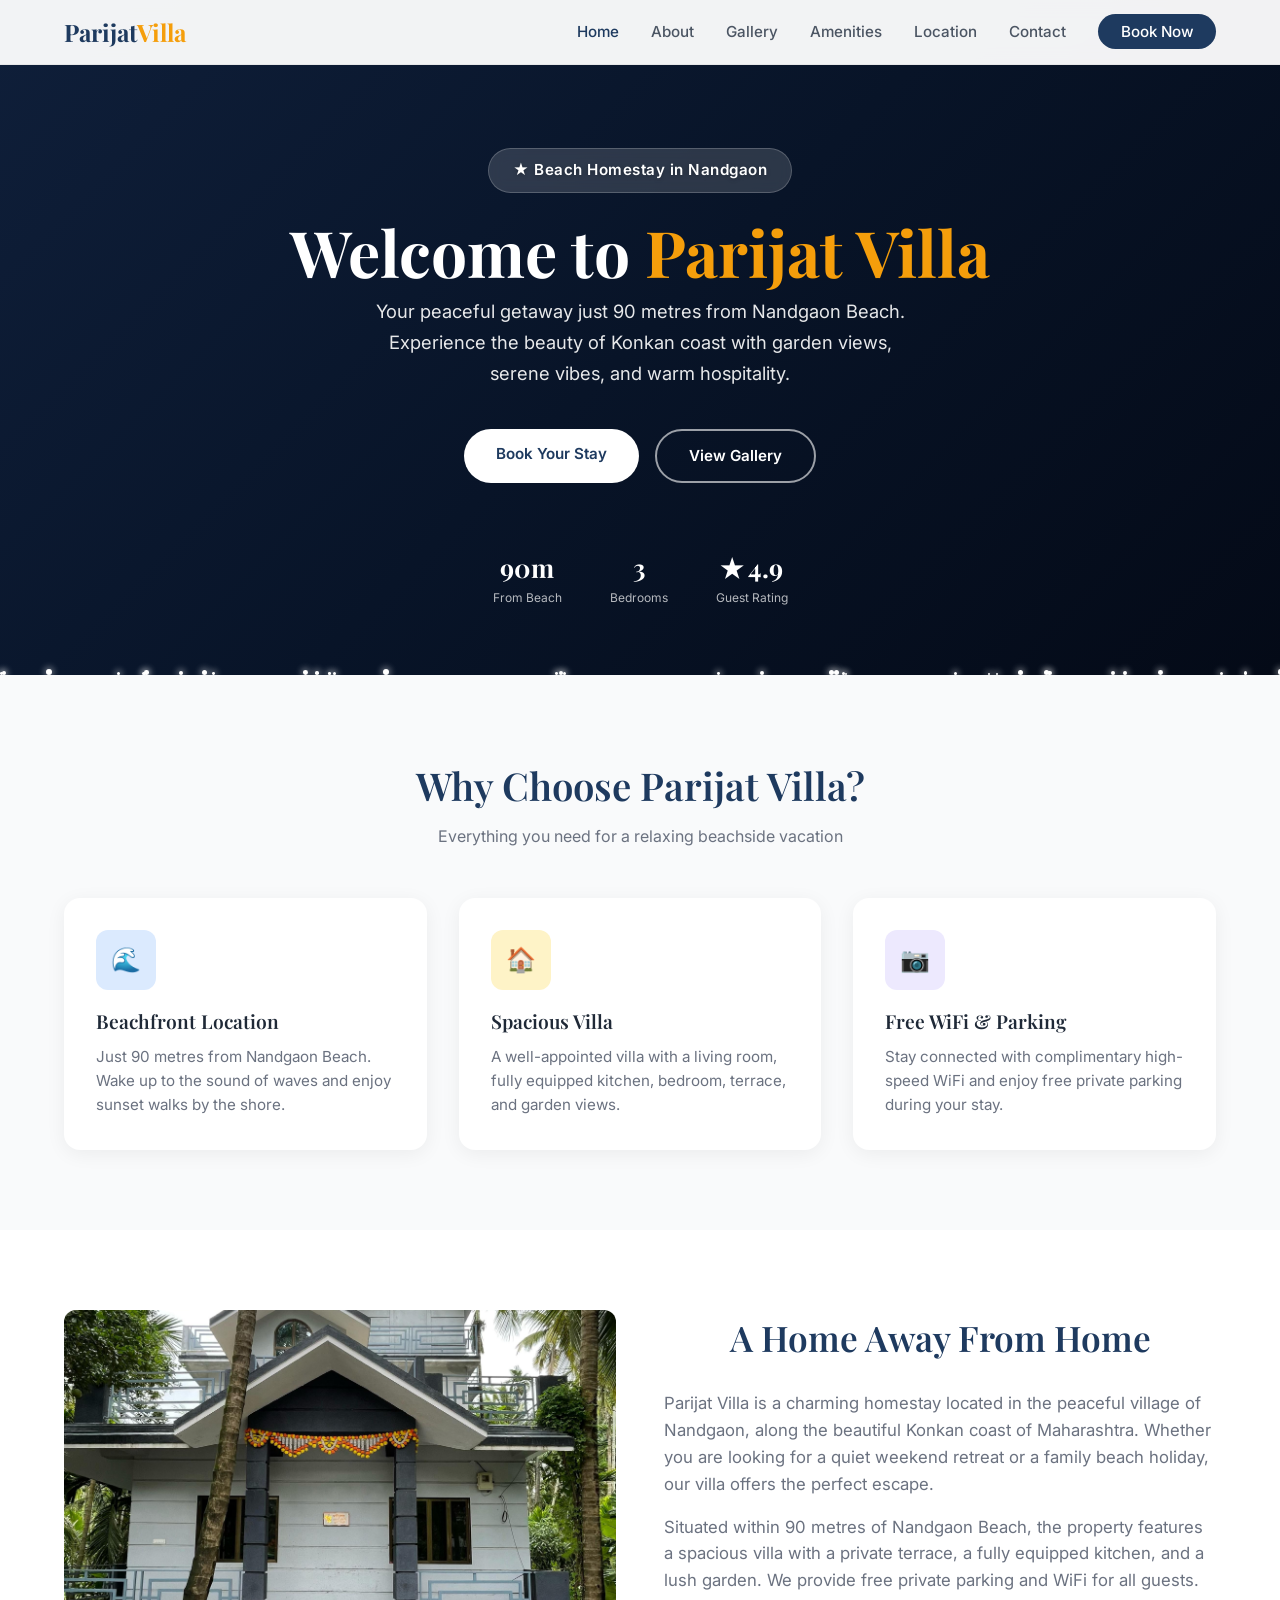
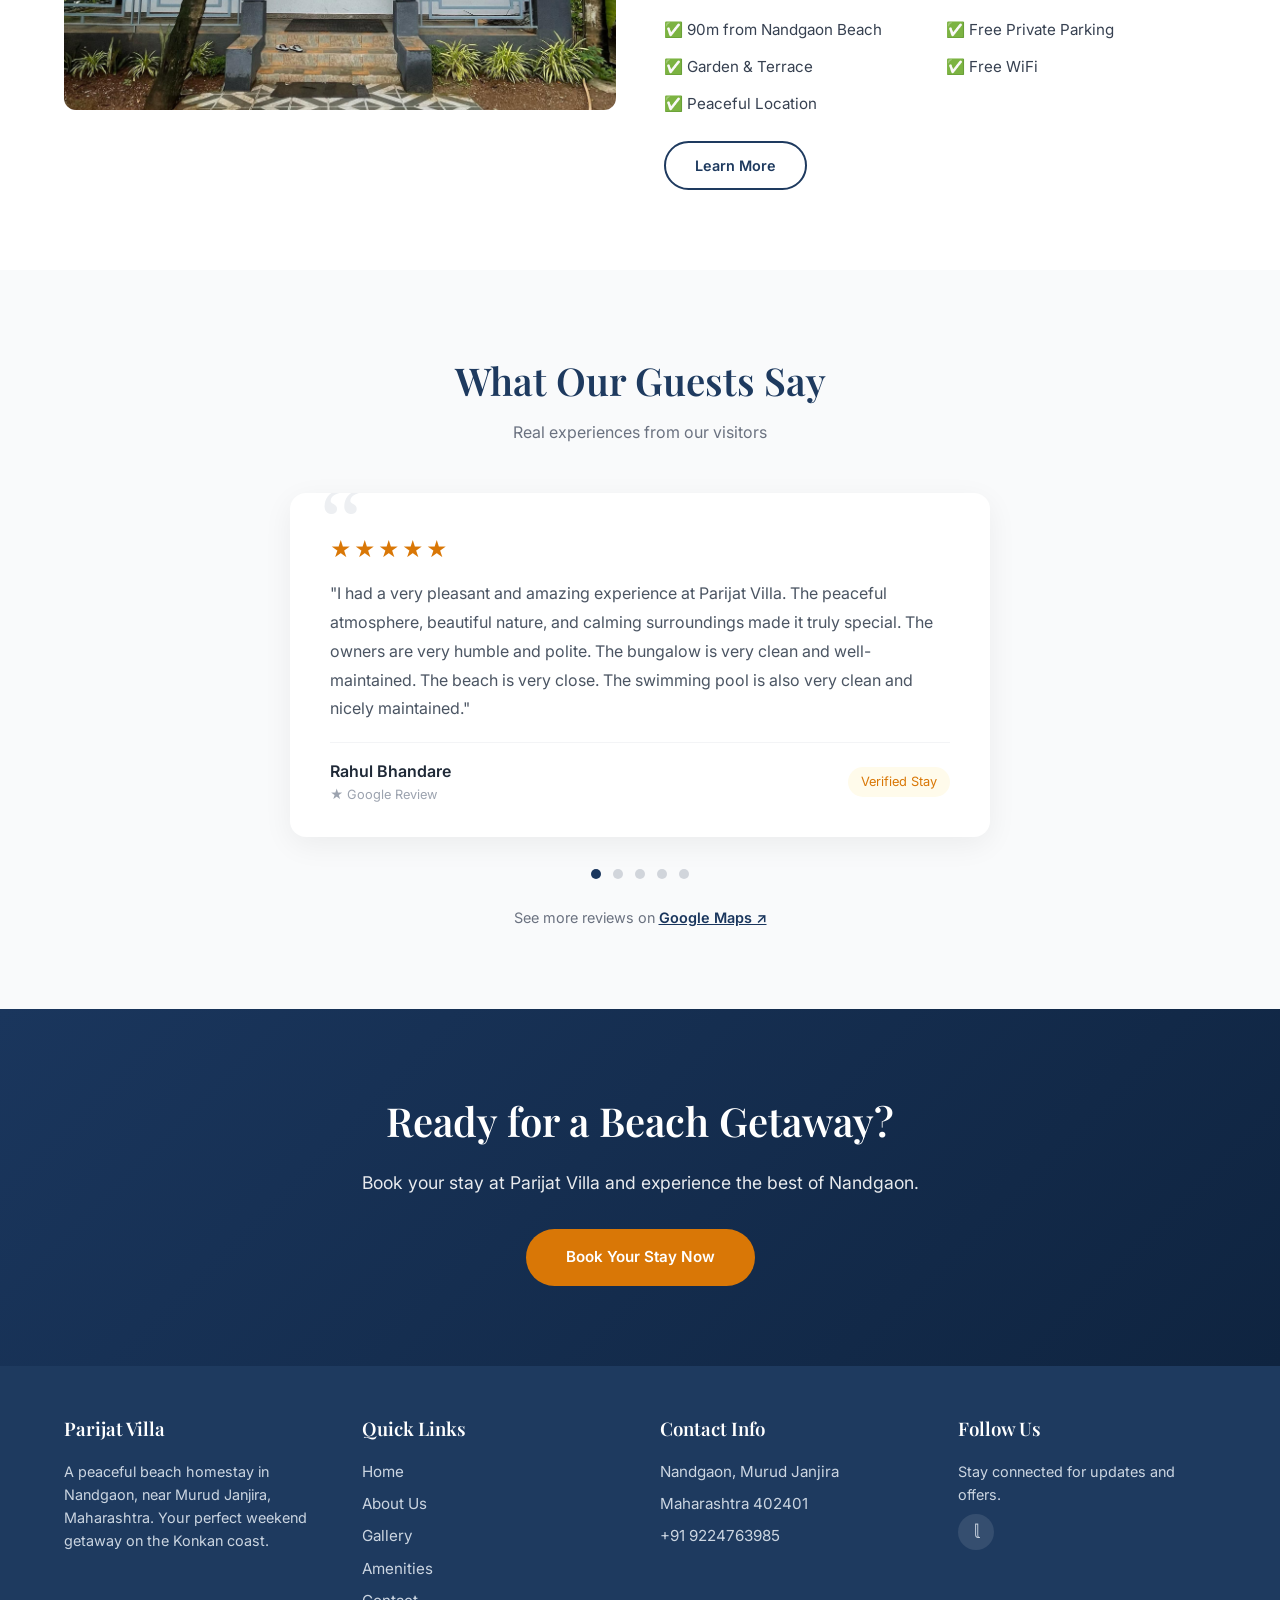
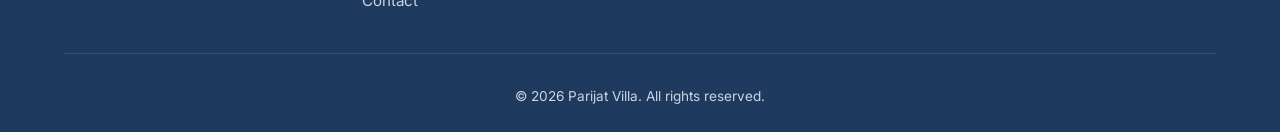
<file: index.html>
<!DOCTYPE html>
<html lang="en">
<head>
  <meta charset="UTF-8">
  <meta name="viewport" content="width=device-width, initial-scale=1.0">
  <title>Parijat Villa | Beach Homestay in Nandgaon</title>
  <meta name="description" content="Parijat Villa - A peaceful beach homestay in Nandgaon, near Murud Janjira. Enjoy garden views, private parking, and a short walk to Nandgaon Beach.">
  <link rel="preconnect" href="https://fonts.googleapis.com">
  <link rel="preconnect" href="https://fonts.gstatic.com" crossorigin>
  <link href="https://fonts.googleapis.com/css2?family=Inter:wght@300;400;500;600;700&family=Playfair+Display:wght@400;600;700&display=swap" rel="stylesheet">
  <link rel="stylesheet" href="css/style.css">
  <style>
    .hero {
      min-height: 75vh;
      display: flex;
      align-items: center;
      justify-content: center;
      position: relative;
      background: linear-gradient(135deg, #0f1f3a 0%, #081428 50%, #040a17 100%);
      overflow: hidden;
      padding-top: 80px;
    }

    .sparkle {
      position: absolute;
      background: white;
      border-radius: 50%;
      box-shadow: 0 0 6px 2px rgba(255,255,255,0.4);
      animation: rise linear infinite;
      pointer-events: none;
    }

    @keyframes rise {
      0% { transform: translateY(0) scale(0.5); opacity: 0; }
      15% { opacity: 0.9; }
      85% { opacity: 0.9; }
      100% { transform: translateY(-100vh) scale(1); opacity: 0; }
    }

    .hero-content {
      position: relative;
      z-index: 1;
      text-align: center;
      color: white;
      padding: 0 1.5rem;
      max-width: 800px;
    }

    .hero-content .badge {
      display: inline-block;
      background: rgba(255, 255, 255, 0.15);
      backdrop-filter: blur(8px);
      padding: 0.6rem 1.5rem;
      border-radius: 50px;
      font-size: 0.95rem;
      font-weight: 600;
      letter-spacing: 0.5px;
      text-shadow: 0 1px 4px rgba(0,0,0,0.3);
      margin-bottom: 1.5rem;
      border: 1px solid rgba(255, 255, 255, 0.2);
    }

    .hero-content h1 {
      font-size: 4rem;
      font-weight: 700;
      margin-bottom: 0.5rem;
      line-height: 1.1;
    }

    .hero-content h1 span {
      color: #f59e0b;
    }

    .hero-content p {
      font-size: 1.15rem;
      opacity: 0.9;
      margin-bottom: 2.5rem;
      line-height: 1.7;
      max-width: 550px;
      margin-left: auto;
      margin-right: auto;
    }

    .hero-buttons {
      display: flex;
      gap: 1rem;
      justify-content: center;
      flex-wrap: wrap;
    }

    .hero-stats {
      display: flex;
      gap: 3rem;
      justify-content: center;
      margin-top: 4rem;
    }

    .hero-stats .stat {
      text-align: center;
    }

    .hero-stats .stat .number {
      font-size: 2rem;
      font-weight: 700;
      font-family: 'Playfair Display', serif;
    }

    .hero-stats .stat .label {
      font-size: 0.85rem;
      opacity: 0.7;
    }

    .features {
      background: #f9fafb;
    }

    .feature-icon {
      width: 60px;
      height: 60px;
      border-radius: 12px;
      background: #dbeafe;
      display: flex;
      align-items: center;
      justify-content: center;
      margin-bottom: 1rem;
      font-size: 1.5rem;
    }

    .feature-icon.gold {
      background: #fef3c7;
    }

    .feature-icon.rose {
      background: #ede9fe;
    }

    .feature-icon.blue {
      background: #d1fae5;
    }

    .about-section {
      background: white;
    }

    .about-image {
      border-radius: 12px;
      overflow: hidden;
      height: 400px;
    }

    .about-image img {
      width: 100%;
      height: 100%;
      object-fit: cover;
    }

    .about-content h2 {
      font-size: 2.2rem;
      margin-bottom: 1.5rem;
    }

    .about-content p {
      color: #6b7280;
      margin-bottom: 1rem;
      font-size: 1.05rem;
    }

    .about-details {
      display: grid;
      grid-template-columns: 1fr 1fr;
      gap: 0.8rem;
      margin-top: 1.5rem;
    }

    .about-details li {
      display: flex;
      align-items: center;
      gap: 0.5rem;
      color: #374151;
      font-size: 0.95rem;
      list-style: none;
    }

    .testimonial-section {
      background: #f9fafb;
    }

    .testimonial-card {
      background: white;
      padding: 2rem;
      border-radius: 12px;
      box-shadow: 0 4px 20px rgba(0, 0, 0, 0.04);
      text-align: center;
    }

    .testimonial-card .stars {
      color: #d97706;
      font-size: 1.2rem;
      margin-bottom: 1rem;
    }

    .testimonial-card p {
      color: #6b7280;
      font-style: italic;
      font-size: 0.95rem;
      margin-bottom: 1rem;
    }

    .testimonial-card .author {
      font-weight: 600;
      color: #1f2937;
    }

    .cta-section {
      background: linear-gradient(135deg, #1a365d 0%, #0f2440 100%);
      color: white;
      text-align: center;
      padding: 80px 0;
    }

    .cta-section h2 {
      font-size: 2.5rem;
      margin-bottom: 1rem;
    }

    .cta-section p {
      opacity: 0.9;
      margin-bottom: 2rem;
      font-size: 1.1rem;
    }

    @media (max-width: 768px) {
      .hero-content h1 {
        font-size: 2.5rem;
      }
      .hero-stats {
        gap: 1.5rem;
        flex-wrap: wrap;
      }
      .about-image {
        height: 250px;
      }
      .about-content h2 {
        font-size: 1.6rem;
      }
    }
  </style>
</head>
<body>

  <nav class="navbar">
    <div class="container">
      <a href="index.html" class="logo">Parijat<span>Villa</span></a>
      <div class="hamburger">
        <span></span><span></span><span></span>
      </div>
      <ul class="nav-links">
        <li><a href="index.html">Home</a></li>
        <li><a href="about.html">About</a></li>
        <li><a href="gallery.html">Gallery</a></li>
        <li><a href="amenities.html">Amenities</a></li>
        <li><a href="location.html">Location</a></li>
        <li><a href="contact.html">Contact</a></li>
        <li><a href="contact.html" class="book-btn">Book Now</a></li>
      </ul>
    </div>
  </nav>

  <section class="hero">
    <div class="hero-content">
      <div class="badge">&#9733; Beach Homestay in Nandgaon</div>
      <h1>Welcome to <span>Parijat Villa</span></h1>
      <p>Your peaceful getaway just 90 metres from Nandgaon Beach. Experience the beauty of Konkan coast with garden views, serene vibes, and warm hospitality.</p>
      <div class="hero-buttons">
        <a href="contact.html" class="btn btn-primary">Book Your Stay</a>
        <a href="gallery.html" class="btn btn-secondary">View Gallery</a>
      </div>
      <div class="hero-stats">
        <div class="stat">
          <div class="number" style="font-size:1.6rem;">90m</div>
          <div class="label" style="font-size:0.75rem;">From Beach</div>
        </div>
        <div class="stat">
          <div class="number" style="font-size:1.6rem;">3</div>
          <div class="label" style="font-size:0.75rem;">Bedrooms</div>
        </div>
        <div class="stat">
          <div class="number" style="font-size:1.6rem;">&#9733; 4.9</div>
          <div class="label" style="font-size:0.75rem;">Guest Rating</div>
        </div>
      </div>
    </div>
  </section>

  <section class="section features fade-up">
    <div class="container">
      <div class="section-title">
        <h2>Why Choose Parijat Villa?</h2>
        <p>Everything you need for a relaxing beachside vacation</p>
      </div>
      <div class="grid-3">
        <div class="card" style="padding: 2rem;">
          <div class="feature-icon">&#127754;</div>
          <h3 style="margin-bottom: 0.5rem; font-size: 1.2rem;">Beachfront Location</h3>
          <p style="color: #6b7280; font-size: 0.95rem;">Just 90 metres from Nandgaon Beach. Wake up to the sound of waves and enjoy sunset walks by the shore.</p>
        </div>
        <div class="card" style="padding: 2rem;">
          <div class="feature-icon gold">&#127968;</div>
          <h3 style="margin-bottom: 0.5rem; font-size: 1.2rem;">Spacious Villa</h3>
          <p style="color: #6b7280; font-size: 0.95rem;">A well-appointed villa with a living room, fully equipped kitchen, bedroom, terrace, and garden views.</p>
        </div>
        <div class="card" style="padding: 2rem;">
          <div class="feature-icon rose">&#128247;</div>
          <h3 style="margin-bottom: 0.5rem; font-size: 1.2rem;">Free WiFi & Parking</h3>
          <p style="color: #6b7280; font-size: 0.95rem;">Stay connected with complimentary high-speed WiFi and enjoy free private parking during your stay.</p>
        </div>
      </div>
    </div>
  </section>

  <section class="section about-section fade-up">
    <div class="container">
      <div class="grid-2">
        <div class="about-image">
          <img src="images/hero.jpg" alt="Parijat Villa">
        </div>
        <div class="about-content">
          <h2>A Home Away From Home</h2>
          <p>Parijat Villa is a charming homestay located in the peaceful village of Nandgaon, along the beautiful Konkan coast of Maharashtra. Whether you are looking for a quiet weekend retreat or a family beach holiday, our villa offers the perfect escape.</p>
          <p>Situated within 90 metres of Nandgaon Beach, the property features a spacious villa with a private terrace, a fully equipped kitchen, and a lush garden. We provide free private parking and WiFi for all guests.</p>
          <ul class="about-details">
            <li>&#9989; 90m from Nandgaon Beach</li>
            <li>&#9989; Free Private Parking</li>
            <li>&#9989; Garden & Terrace</li>

            <li>&#9989; Free WiFi</li>
            <li>&#9989; Peaceful Location</li>
          </ul>
          <a href="about.html" class="btn btn-outline" style="margin-top: 1.5rem;">Learn More</a>
        </div>
      </div>
    </div>
  </section>

  <section class="section testimonial-section fade-up" style="position: relative;">
    <div class="container">
      <div class="section-title">
        <h2>What Our Guests Say</h2>
        <p>Real experiences from our visitors</p>
      </div>
        <div style="max-width: 700px; margin: 0 auto; position: relative;">
        <div style="position: relative; background: white; border-radius: 16px; box-shadow: 0 8px 30px rgba(0,0,0,0.06); overflow: hidden;">
          <div style="position: absolute; top: -20px; left: 30px; font-size: 6rem; color: #1a365d; opacity: 0.08; font-family: Georgia, serif; line-height: 1;">&#8220;</div>
          <div class="testimonial-track" style="display: flex; transition: transform 0.6s ease;">
            <div style="min-width: 100%; padding: 2.5rem 2.5rem 2rem;">
              <div style="color: #d97706; font-size: 1.3rem; margin-bottom: 0.8rem; letter-spacing: 3px;">&#9733;&#9733;&#9733;&#9733;&#9733;</div>
              <p style="color: #4b5563; font-size: 1rem; line-height: 1.8; margin-bottom: 1.2rem;">"I had a very pleasant and amazing experience at Parijat Villa. The peaceful atmosphere, beautiful nature, and calming surroundings made it truly special. The owners are very humble and polite. The bungalow is very clean and well-maintained. The beach is very close. The swimming pool is also very clean and nicely maintained."</p>
              <div style="display: flex; justify-content: space-between; align-items: center; border-top: 1px solid #f3f4f6; padding-top: 1rem;">
                <div>
                  <div style="font-weight: 600; color: #1f2937;">Rahul Bhandare</div>
                  <div style="color: #9ca3af; font-size: 0.8rem;">&#9733; Google Review</div>
                </div>
                <div style="color: #d97706; font-size: 0.8rem; background: #fffbeb; padding: 0.3rem 0.8rem; border-radius: 20px;">Verified Stay</div>
              </div>
            </div>
            <div style="min-width: 100%; padding: 2.5rem 2.5rem 2rem;">
              <div style="color: #d97706; font-size: 1.3rem; margin-bottom: 0.8rem; letter-spacing: 3px;">&#9733;&#9733;&#9733;&#9733;&#9733;</div>
              <p style="color: #4b5563; font-size: 1rem; line-height: 1.8; margin-bottom: 1.2rem;">"Had a great stay at Parijaat Villa! The villa is clean, spacious, and perfect for a group trip. The swimming pool was well maintained and a major highlight for us. The location is peaceful and very close to Nandgaon Beach, Kashid, and Murud Janjira Fort, making sightseeing convenient. Highly recommended for weekend trips from Mumbai!"</p>
              <div style="display: flex; justify-content: space-between; align-items: center; border-top: 1px solid #f3f4f6; padding-top: 1rem;">
                <div>
                  <div style="font-weight: 600; color: #1f2937;">Prasanna Sawant</div>
                  <div style="color: #9ca3af; font-size: 0.8rem;">&#9733; Google Review</div>
                </div>
                <div style="color: #d97706; font-size: 0.8rem; background: #fffbeb; padding: 0.3rem 0.8rem; border-radius: 20px;">Verified Stay</div>
              </div>
            </div>
            <div style="min-width: 100%; padding: 2.5rem 2.5rem 2rem;">
              <div style="color: #d97706; font-size: 1.3rem; margin-bottom: 0.8rem; letter-spacing: 3px;">&#9733;&#9733;&#9733;&#9733;&#9733;</div>
              <p style="color: #4b5563; font-size: 1rem; line-height: 1.8; margin-bottom: 1.2rem;">"Outstanding stay! The room was top-notch with all comforts, and the location can't be beat — super close to the beach for easy access. The owner was incredibly welcoming and attentive, making us feel right at home. The swimming pool was a highlight, perfect for relaxation after a day at the beach."</p>
              <div style="display: flex; justify-content: space-between; align-items: center; border-top: 1px solid #f3f4f6; padding-top: 1rem;">
                <div>
                  <div style="font-weight: 600; color: #1f2937;">Omkar Naik</div>
                  <div style="color: #9ca3af; font-size: 0.8rem;">&#9733; Google Review</div>
                </div>
                <div style="color: #d97706; font-size: 0.8rem; background: #fffbeb; padding: 0.3rem 0.8rem; border-radius: 20px;">Verified Stay</div>
              </div>
            </div>
            <div style="min-width: 100%; padding: 2.5rem 2.5rem 2rem;">
              <div style="color: #d97706; font-size: 1.3rem; margin-bottom: 0.8rem; letter-spacing: 3px;">&#9733;&#9733;&#9733;&#9733;&#9733;</div>
              <p style="color: #4b5563; font-size: 1rem; line-height: 1.8; margin-bottom: 1.2rem;">"Had a wonderful stay at Parijat Villa! The property was clean, comfortable, and well-maintained. The staff was friendly and helpful, making the experience even better. Great ambiance and a perfect place to relax. Highly recommended!"</p>
              <div style="display: flex; justify-content: space-between; align-items: center; border-top: 1px solid #f3f4f6; padding-top: 1rem;">
                <div>
                  <div style="font-weight: 600; color: #1f2937;">Rutwik Deshmukh</div>
                  <div style="color: #9ca3af; font-size: 0.8rem;">&#9733; Google Review</div>
                </div>
                <div style="color: #d97706; font-size: 0.8rem; background: #fffbeb; padding: 0.3rem 0.8rem; border-radius: 20px;">Verified Stay</div>
              </div>
            </div>
            <div style="min-width: 100%; padding: 2.5rem 2.5rem 2rem;">
              <div style="color: #d97706; font-size: 1.3rem; margin-bottom: 0.8rem; letter-spacing: 3px;">&#9733;&#9733;&#9733;&#9733;&#9733;</div>
              <p style="color: #4b5563; font-size: 1rem; line-height: 1.8; margin-bottom: 1.2rem;">"This is a beautiful stay located just 2 min drive from beach. The owner is so helpful and goes to an extent to help you feel comfortable, gives amazing food suggestions and recommended us place to get tempting modaks. It has a swimming pool which is 24x7 accessible. Would recommend it to anyone coming to Nandgaon."</p>
              <div style="display: flex; justify-content: space-between; align-items: center; border-top: 1px solid #f3f4f6; padding-top: 1rem;">
                <div>
                  <div style="font-weight: 600; color: #1f2937;">Pooja Patil</div>
                  <div style="color: #9ca3af; font-size: 0.8rem;">&#9733; Local Guide</div>
                </div>
                <div style="color: #d97706; font-size: 0.8rem; background: #fffbeb; padding: 0.3rem 0.8rem; border-radius: 20px;">Verified Stay</div>
              </div>
            </div>
          </div>
        </div>
        <div style="text-align: center; margin-top: 1.5rem;">
          <span class="dot active" style="display: inline-block; width: 10px; height: 10px; border-radius: 50%; background: #1a365d; margin: 0 4px; cursor: pointer;"></span>
          <span class="dot" style="display: inline-block; width: 10px; height: 10px; border-radius: 50%; background: #d1d5db; margin: 0 4px; cursor: pointer;"></span>
          <span class="dot" style="display: inline-block; width: 10px; height: 10px; border-radius: 50%; background: #d1d5db; margin: 0 4px; cursor: pointer;"></span>
          <span class="dot" style="display: inline-block; width: 10px; height: 10px; border-radius: 50%; background: #d1d5db; margin: 0 4px; cursor: pointer;"></span>
          <span class="dot" style="display: inline-block; width: 10px; height: 10px; border-radius: 50%; background: #d1d5db; margin: 0 4px; cursor: pointer;"></span>
        </div>
        <p style="text-align: center; margin-top: 1.2rem; color: #6b7280; font-size: 0.9rem;">See more reviews on <a href="https://www.google.com/maps/place/Parijat+Villa/@18.3921734,72.9249201,17z" target="_blank" style="color: #1a365d; font-weight: 600;">Google Maps &#8599;</a></p>
      </div>
    </div>
  </section>

  <section class="cta-section fade-up">
    <div class="container">
      <h2>Ready for a Beach Getaway?</h2>
      <p>Book your stay at Parijat Villa and experience the best of Nandgaon.</p>
      <a href="contact.html" class="btn" style="background: #d97706; color: white; font-weight: 600; padding: 1rem 2.5rem; border-radius: 50px; text-decoration: none; display: inline-block;">Book Your Stay Now</a>
    </div>
  </section>

  <footer>
    <div class="container">
      <div class="grid-4">
        <div>
          <h3>Parijat Villa</h3>
          <p style="font-size: 0.9rem;">A peaceful beach homestay in Nandgaon, near Murud Janjira, Maharashtra. Your perfect weekend getaway on the Konkan coast.</p>
        </div>
        <div>
          <h3>Quick Links</h3>
          <a href="index.html">Home</a>
          <a href="about.html">About Us</a>
          <a href="gallery.html">Gallery</a>
          <a href="amenities.html">Amenities</a>
          <a href="contact.html">Contact</a>
        </div>
        <div>
          <h3>Contact Info</h3>
          <a href="#">Nandgaon, Murud Janjira</a>
          <a href="#">Maharashtra 402401</a>
          <a href="tel:+919224763985">+91 9224763985</a>
        </div>
        <div>
          <h3>Follow Us</h3>
          <p style="font-size: 0.9rem; margin-bottom: 0.5rem;">Stay connected for updates and offers.</p>
          <div class="social-links">
            <a href="https://www.instagram.com/theparijathome?igsh=YTZvOTdycHh6ODE0" target="_blank">&#120157;</a>
          </div>
        </div>
      </div>
      <div class="footer-bottom">
        <p>&copy; 2026 Parijat Villa. All rights reserved.</p>
      </div>
    </div>
  </footer>

  <script src="js/main.js"></script>
  <script>
    // Review carousel
    const track = document.querySelector('.testimonial-track');
    const dots = document.querySelectorAll('.dot');
    let current = 0;
    const total = dots.length;

    function goToSlide(index) {
      track.style.transform = 'translateX(-' + (index * 100) + '%)';
      dots.forEach(d => d.style.background = '#d1d5db');
      dots[index].style.background = '#1a365d';
      current = index;
    }

    dots.forEach((dot, i) => {
      dot.addEventListener('click', () => goToSlide(i));
    });

    setInterval(() => {
      goToSlide((current + 1) % total);
    }, 5000);

    // Rising sparkles
    const hero = document.querySelector('.hero');
    for (let i = 0; i < 35; i++) {
      const s = document.createElement('div');
      s.className = 'sparkle';
      s.style.left = Math.random() * 100 + '%';
      s.style.bottom = '0';
      const size = Math.random() * 4 + 2;
      s.style.width = size + 'px';
      s.style.height = size + 'px';
      s.style.animationDuration = (Math.random() * 4 + 3) + 's';
      s.style.animationDelay = (Math.random() * 5) + 's';
      hero.appendChild(s);
    }
  </script>
</body>
</html>
</file>
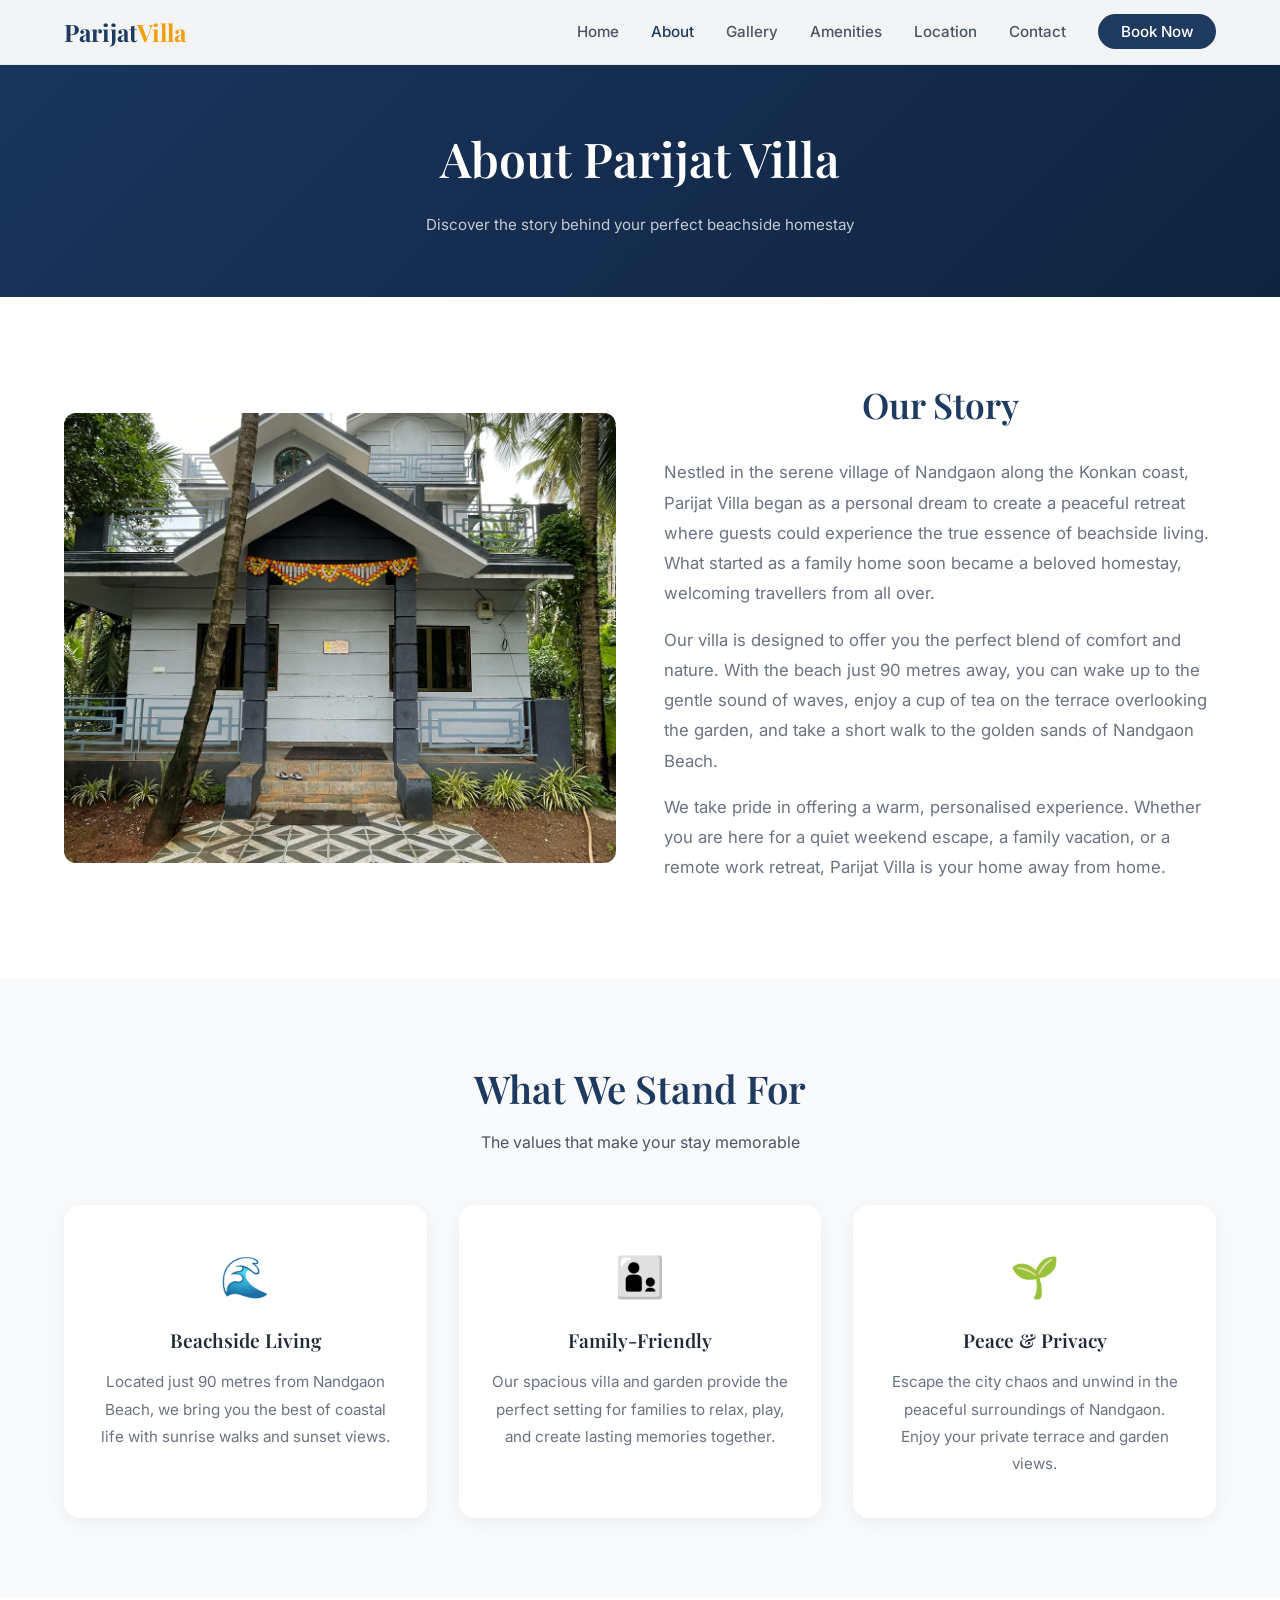
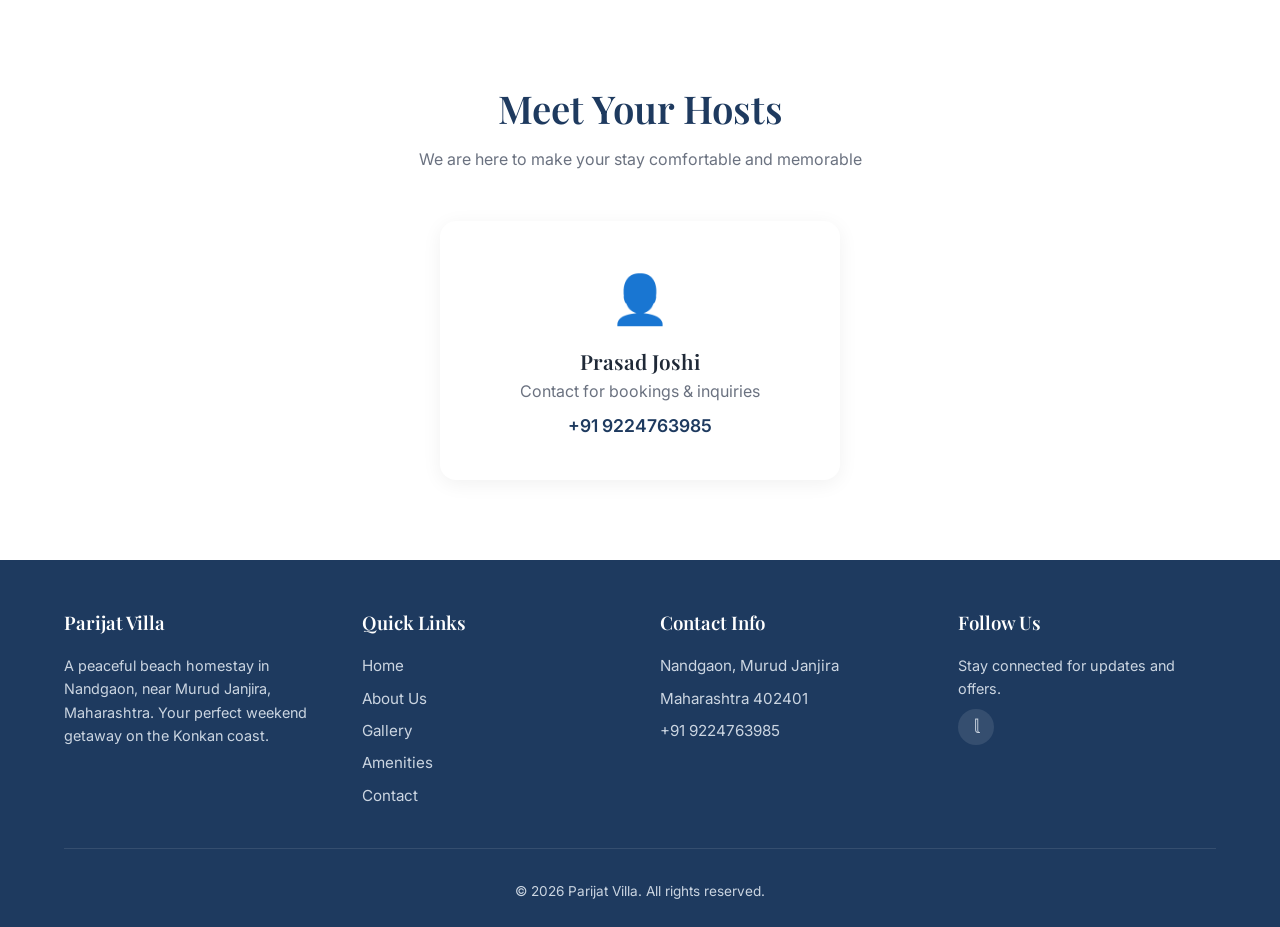
<file: about.html>
<!DOCTYPE html>
<html lang="en">
<head>
  <meta charset="UTF-8">
  <meta name="viewport" content="width=device-width, initial-scale=1.0">
  <title>About Us | Parijat Villa</title>
  <meta name="description" content="Learn more about Parijat Villa - a beach homestay in Nandgaon near Murud Janjira. Discover our story and what makes us special.">
  <link rel="preconnect" href="https://fonts.googleapis.com">
  <link rel="preconnect" href="https://fonts.gstatic.com" crossorigin>
  <link href="https://fonts.googleapis.com/css2?family=Inter:wght@300;400;500;600;700&family=Playfair+Display:wght@400;600;700&display=swap" rel="stylesheet">
  <link rel="stylesheet" href="css/style.css">
  <style>
    .about-story {
      background: white;
    }

    .about-story .content h2 {
      font-size: 2.2rem;
      margin-bottom: 1.5rem;
    }

    .about-story .content p {
      color: #6b7280;
      font-size: 1.05rem;
      margin-bottom: 1rem;
      line-height: 1.8;
    }

    .about-image-large {
      border-radius: 12px;
      overflow: hidden;
      height: 450px;
    }

    .about-image-large img {
      width: 100%;
      height: 100%;
      object-fit: cover;
    }

    .mission-section {
      background: #f9fafb;
    }

    .mission-card {
      text-align: center;
      padding: 2.5rem 2rem;
    }

    .mission-card .icon {
      font-size: 2.5rem;
      margin-bottom: 1rem;
    }

    .mission-card h3 {
      font-size: 1.2rem;
      margin-bottom: 0.8rem;
    }

    .mission-card p {
      color: #6b7280;
      font-size: 0.95rem;
    }

    .team-section {
      background: white;
    }

    .team-member {
      text-align: center;
      padding: 2rem;
    }

    .team-member img {
      width: 120px;
      height: 120px;
      border-radius: 50%;
      object-fit: cover;
      margin-bottom: 1rem;
    }

    .team-member h4 {
      font-size: 1.1rem;
      margin-bottom: 0.3rem;
    }

    .team-member p {
      color: #6b7280;
      font-size: 0.9rem;
    }

    @media (max-width: 768px) {
      .about-image-large {
        height: 250px;
      }
      .about-story .content h2 {
        font-size: 1.6rem;
      }
    }
  </style>
</head>
<body>

  <nav class="navbar">
    <div class="container">
      <a href="index.html" class="logo">Parijat<span>Villa</span></a>
      <div class="hamburger">
        <span></span><span></span><span></span>
      </div>
      <ul class="nav-links">
        <li><a href="index.html">Home</a></li>
        <li><a href="about.html">About</a></li>
        <li><a href="gallery.html">Gallery</a></li>
        <li><a href="amenities.html">Amenities</a></li>
        <li><a href="location.html">Location</a></li>
        <li><a href="contact.html">Contact</a></li>
        <li><a href="contact.html" class="book-btn">Book Now</a></li>
      </ul>
    </div>
  </nav>

  <section class="page-hero fade-up">
    <div class="container">
      <h1>About Parijat Villa</h1>
      <p>Discover the story behind your perfect beachside homestay</p>
    </div>
  </section>

  <section class="section about-story fade-up">
    <div class="container">
      <div class="grid-2" style="align-items: center;">
        <div class="about-image-large">
          <img src="images/hero.jpg" alt="Parijat Villa - Beautiful beach homestay">
        </div>
        <div class="content">
          <h2>Our Story</h2>
          <p>Nestled in the serene village of Nandgaon along the Konkan coast, Parijat Villa began as a personal dream to create a peaceful retreat where guests could experience the true essence of beachside living. What started as a family home soon became a beloved homestay, welcoming travellers from all over.</p>
          <p>Our villa is designed to offer you the perfect blend of comfort and nature. With the beach just 90 metres away, you can wake up to the gentle sound of waves, enjoy a cup of tea on the terrace overlooking the garden, and take a short walk to the golden sands of Nandgaon Beach.</p>
          <p>We take pride in offering a warm, personalised experience. Whether you are here for a quiet weekend escape, a family vacation, or a remote work retreat, Parijat Villa is your home away from home.</p>
        </div>
      </div>
    </div>
  </section>

  <section class="section mission-section fade-up">
    <div class="container">
      <div class="section-title">
        <h2>What We Stand For</h2>
        <p>The values that make your stay memorable</p>
      </div>
      <div class="grid-3">
        <div class="card mission-card">
          <div class="icon">&#127754;</div>
          <h3>Beachside Living</h3>
          <p>Located just 90 metres from Nandgaon Beach, we bring you the best of coastal life with sunrise walks and sunset views.</p>
        </div>
        <div class="card mission-card">
          <div class="icon">&#128104;&#8205;&#128102;</div>
          <h3>Family-Friendly</h3>
          <p>Our spacious villa and garden provide the perfect setting for families to relax, play, and create lasting memories together.</p>
        </div>
        <div class="card mission-card">
          <div class="icon">&#127793;</div>
          <h3>Peace & Privacy</h3>
          <p>Escape the city chaos and unwind in the peaceful surroundings of Nandgaon. Enjoy your private terrace and garden views.</p>
        </div>
      </div>
    </div>
  </section>

  <section class="section team-section fade-up">
    <div class="container">
      <div class="section-title">
        <h2>Meet Your Hosts</h2>
        <p>We are here to make your stay comfortable and memorable</p>
      </div>
      <div style="max-width: 400px; margin: 0 auto; text-align: center;">
        <div class="card" style="padding: 2.5rem;">
          <div style="font-size: 3rem; margin-bottom: 0.5rem;">&#128100;</div>
          <h4 style="font-size: 1.3rem;">Prasad Joshi</h4>
          <p style="color: #6b7280;">Contact for bookings & inquiries</p>
          <p style="color: #1e3a5f; font-weight: 600; font-size: 1.1rem; margin-top: 0.5rem;">+91 9224763985</p>
        </div>
      </div>
    </div>
  </section>

  <footer>
    <div class="container">
      <div class="grid-4">
        <div>
          <h3>Parijat Villa</h3>
          <p style="font-size: 0.9rem;">A peaceful beach homestay in Nandgaon, near Murud Janjira, Maharashtra. Your perfect weekend getaway on the Konkan coast.</p>
        </div>
        <div>
          <h3>Quick Links</h3>
          <a href="index.html">Home</a>
          <a href="about.html">About Us</a>
          <a href="gallery.html">Gallery</a>
          <a href="amenities.html">Amenities</a>
          <a href="contact.html">Contact</a>
        </div>
        <div>
          <h3>Contact Info</h3>
          <a href="#">Nandgaon, Murud Janjira</a>
          <a href="#">Maharashtra 402401</a>
          <a href="tel:+919224763985">+91 9224763985</a>
        </div>
        <div>
          <h3>Follow Us</h3>
          <p style="font-size: 0.9rem; margin-bottom: 0.5rem;">Stay connected for updates and offers.</p>
          <div class="social-links">
            <a href="https://www.instagram.com/theparijathome?igsh=YTZvOTdycHh6ODE0" target="_blank">&#120157;</a>
          </div>
        </div>
      </div>
      <div class="footer-bottom">
        <p>&copy; 2026 Parijat Villa. All rights reserved.</p>
      </div>
    </div>
  </footer>

  <script src="js/main.js"></script>
</body>
</html>
</file>
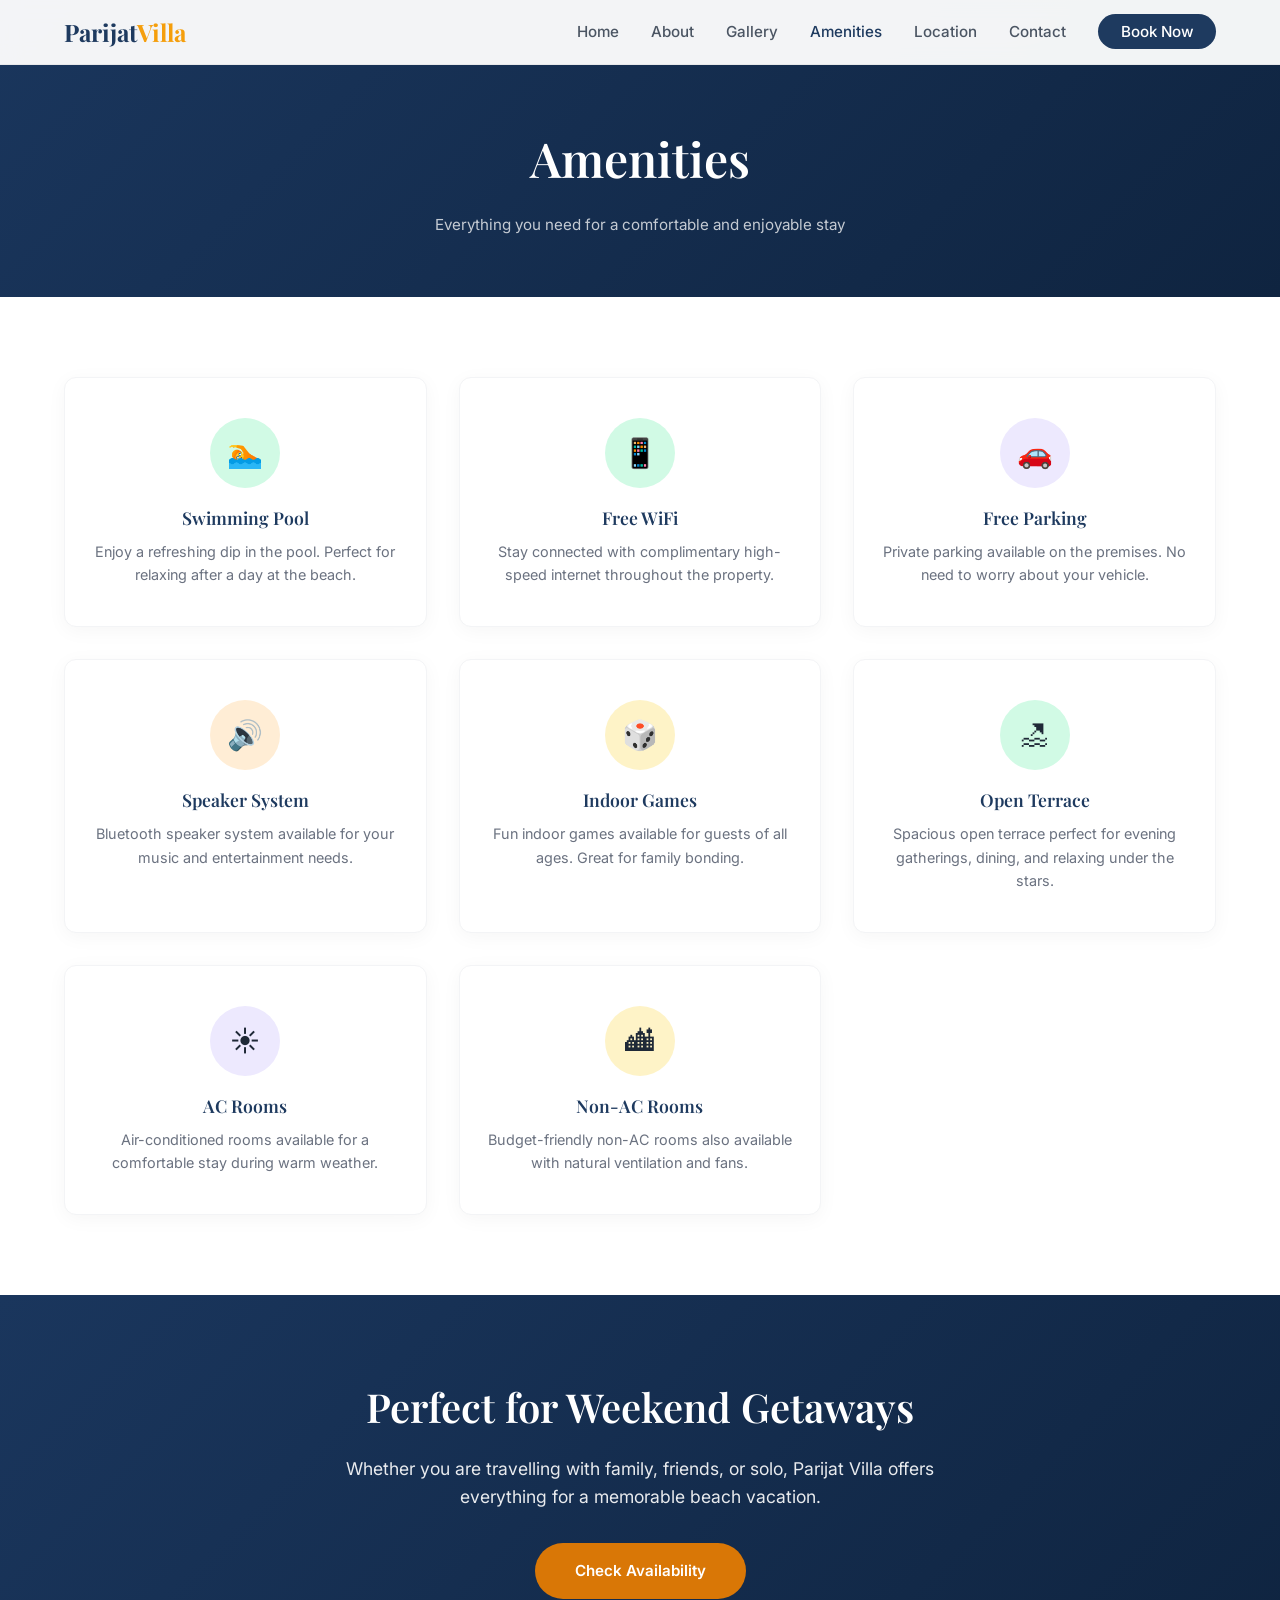
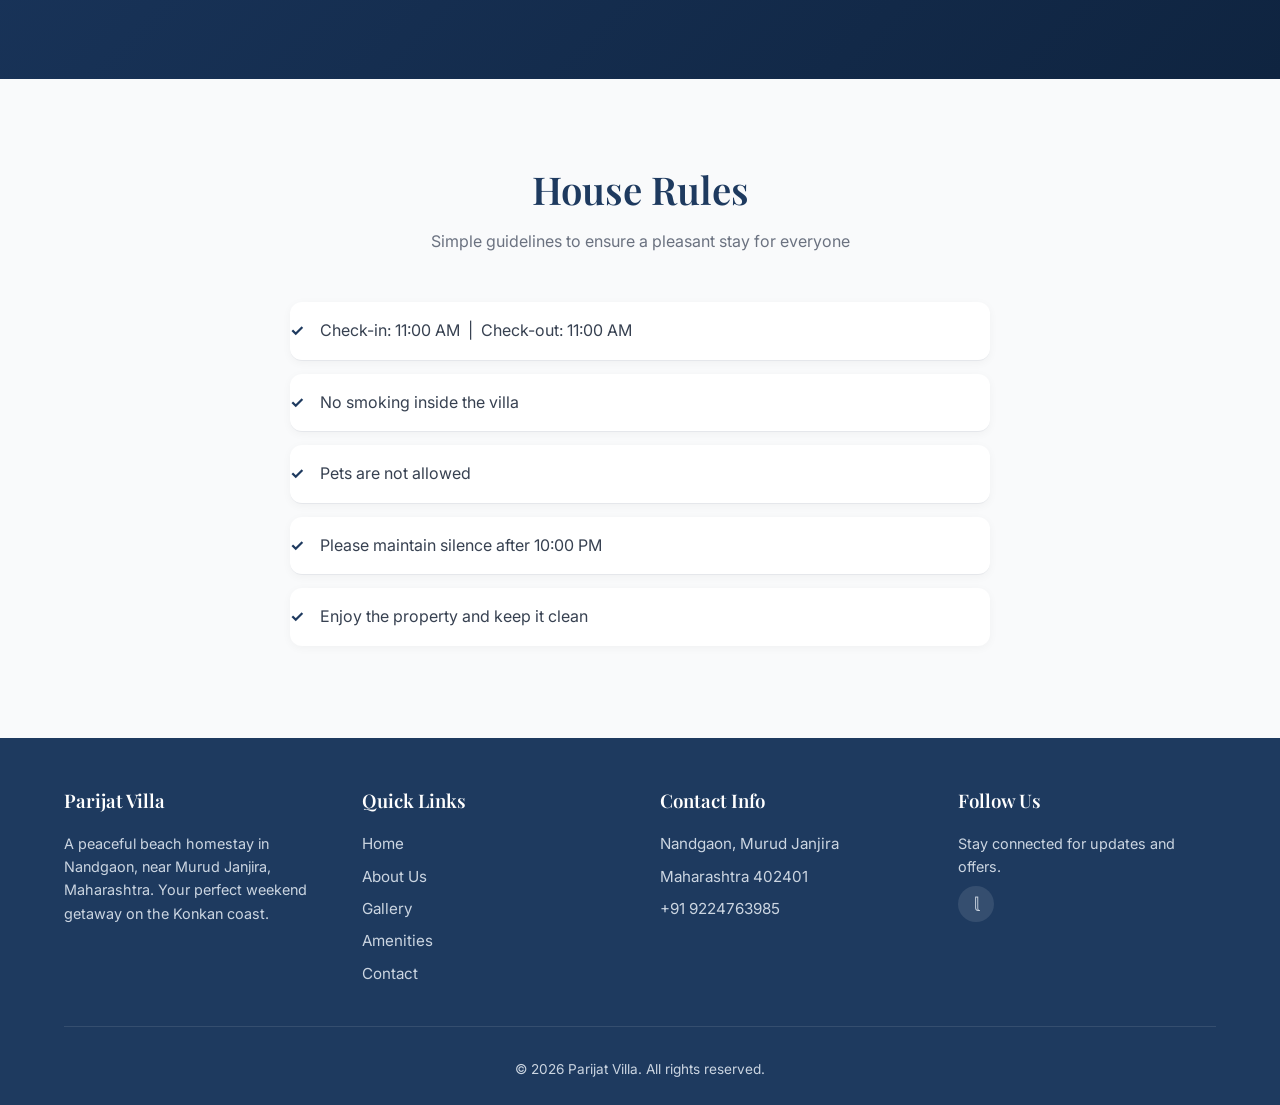
<file: amenities.html>
<!DOCTYPE html>
<html lang="en">
<head>
  <meta charset="UTF-8">
  <meta name="viewport" content="width=device-width, initial-scale=1.0">
  <title>Amenities | Parijat Villa</title>
  <meta name="description" content="Explore the amenities at Parijat Villa - garden, terrace, fully equipped kitchen, free WiFi, private parking, and more.">
  <link rel="preconnect" href="https://fonts.googleapis.com">
  <link rel="preconnect" href="https://fonts.gstatic.com" crossorigin>
  <link href="https://fonts.googleapis.com/css2?family=Inter:wght@300;400;500;600;700&family=Playfair+Display:wght@400;600;700&display=swap" rel="stylesheet">
  <link rel="stylesheet" href="css/style.css">
  <style>
    .amenity-card {
      text-align: center;
      padding: 2.5rem 1.5rem;
      background: white;
      border-radius: 12px;
      box-shadow: 0 4px 20px rgba(0,0,0,0.04);
      border: 1px solid #f3f4f6;
      transition: all 0.3s ease;
    }

    .amenity-card:hover {
      border-color: #1e3a5f;
      box-shadow: 0 8px 30px rgba(30, 58, 95, 0.1);
    }

    .amenity-card .icon {
      width: 70px;
      height: 70px;
      border-radius: 50%;
      display: flex;
      align-items: center;
      justify-content: center;
      margin: 0 auto 1rem;
      font-size: 1.8rem;
      background: #dbeafe;
    }

    .amenity-card .icon.gold {
      background: #fef3c7;
    }

    .amenity-card .icon.rose {
      background: #ede9fe;
    }

    .amenity-card .icon.blue {
      background: #d1fae5;
    }

    .amenity-card .icon.purple {
      background: #ede9fe;
    }

    .amenity-card .icon.green {
      background: #d1fae5;
    }

    .amenity-card .icon.orange {
      background: #ffedd5;
    }

    .amenity-card h3 {
      font-size: 1.1rem;
      margin-bottom: 0.5rem;
    }

    .amenity-card p {
      color: #6b7280;
      font-size: 0.9rem;
      line-height: 1.6;
    }

    .highlight-section {
      background: linear-gradient(135deg, #1a365d 0%, #0f2440 100%);
      color: white;
      text-align: center;
      padding: 80px 0;
    }

    .highlight-section h2 {
      font-size: 2.5rem;
      margin-bottom: 1rem;
    }

    .highlight-section p {
      opacity: 0.9;
      max-width: 600px;
      margin: 0 auto 2rem;
      font-size: 1.1rem;
    }

    .rules-section {
      background: #f9fafb;
    }

    .rules-list {
      max-width: 700px;
      margin: 0 auto;
    }

    .rules-list li {
      display: flex;
      align-items: flex-start;
      gap: 1rem;
      padding: 1rem 0;
      border-bottom: 1px solid #e5e7eb;
      color: #374151;
      font-size: 1rem;
    }

    .rules-list li:last-child {
      border-bottom: none;
    }

    .rules-list li .check {
      color: #1e3a5f;
      font-weight: bold;
      flex-shrink: 0;
    }

    @media (max-width: 768px) {
      .highlight-section h2 {
        font-size: 1.8rem;
      }
    }
  </style>
</head>
<body>

  <nav class="navbar">
    <div class="container">
      <a href="index.html" class="logo">Parijat<span>Villa</span></a>
      <div class="hamburger">
        <span></span><span></span><span></span>
      </div>
      <ul class="nav-links">
        <li><a href="index.html">Home</a></li>
        <li><a href="about.html">About</a></li>
        <li><a href="gallery.html">Gallery</a></li>
        <li><a href="amenities.html">Amenities</a></li>
        <li><a href="location.html">Location</a></li>
        <li><a href="contact.html">Contact</a></li>
        <li><a href="contact.html" class="book-btn">Book Now</a></li>
      </ul>
    </div>
  </nav>

  <section class="page-hero fade-up">
    <div class="container">
      <h1>Amenities</h1>
      <p>Everything you need for a comfortable and enjoyable stay</p>
    </div>
  </section>

  <section class="section fade-up">
    <div class="container">
      <div class="grid-3">
        <div class="amenity-card">
          <div class="icon blue">&#127946;</div>
          <h3>Swimming Pool</h3>
          <p>Enjoy a refreshing dip in the pool. Perfect for relaxing after a day at the beach.</p>
        </div>
        <div class="amenity-card">
          <div class="icon blue">&#128241;</div>
          <h3>Free WiFi</h3>
          <p>Stay connected with complimentary high-speed internet throughout the property.</p>
        </div>
        <div class="amenity-card">
          <div class="icon purple">&#128663;</div>
          <h3>Free Parking</h3>
          <p>Private parking available on the premises. No need to worry about your vehicle.</p>
        </div>
        <div class="amenity-card">
          <div class="icon orange">&#128266;</div>
          <h3>Speaker System</h3>
          <p>Bluetooth speaker system available for your music and entertainment needs.</p>
        </div>
        <div class="amenity-card">
          <div class="icon gold">&#127922;</div>
          <h3>Indoor Games</h3>
          <p>Fun indoor games available for guests of all ages. Great for family bonding.</p>
        </div>
        <div class="amenity-card">
          <div class="icon green">&#127958;</div>
          <h3>Open Terrace</h3>
          <p>Spacious open terrace perfect for evening gatherings, dining, and relaxing under the stars.</p>
        </div>
        <div class="amenity-card">
          <div class="icon rose">&#9728;&#65039;</div>
          <h3>AC Rooms</h3>
          <p>Air-conditioned rooms available for a comfortable stay during warm weather.</p>
        </div>
        <div class="amenity-card">
          <div class="icon gold">&#127961;</div>
          <h3>Non-AC Rooms</h3>
          <p>Budget-friendly non-AC rooms also available with natural ventilation and fans.</p>
        </div>
      </div>
    </div>
  </section>

  <section class="highlight-section">
    <div class="container">
      <h2>Perfect for Weekend Getaways</h2>
      <p>Whether you are travelling with family, friends, or solo, Parijat Villa offers everything for a memorable beach vacation.</p>
      <a href="contact.html" class="btn" style="background: #d97706; color: white; padding: 1rem 2.5rem; border-radius: 50px; text-decoration: none; font-weight: 600; display: inline-block;">Check Availability</a>
    </div>
  </section>

  <section class="section rules-section fade-up">
    <div class="container">
      <div class="section-title">
        <h2>House Rules</h2>
        <p>Simple guidelines to ensure a pleasant stay for everyone</p>
      </div>
      <div class="rules-list">
        <li><span class="check">&#10003;</span> Check-in: 11:00 AM &nbsp;|&nbsp; Check-out: 11:00 AM</li>
        <li><span class="check">&#10003;</span> No smoking inside the villa</li>
        <li><span class="check">&#10003;</span> Pets are not allowed</li>
        <li><span class="check">&#10003;</span> Please maintain silence after 10:00 PM</li>
        <li><span class="check">&#10003;</span> Enjoy the property and keep it clean</li>
      </div>
    </div>
  </section>

  <footer>
    <div class="container">
      <div class="grid-4">
        <div>
          <h3>Parijat Villa</h3>
          <p style="font-size: 0.9rem;">A peaceful beach homestay in Nandgaon, near Murud Janjira, Maharashtra. Your perfect weekend getaway on the Konkan coast.</p>
        </div>
        <div>
          <h3>Quick Links</h3>
          <a href="index.html">Home</a>
          <a href="about.html">About Us</a>
          <a href="gallery.html">Gallery</a>
          <a href="amenities.html">Amenities</a>
          <a href="contact.html">Contact</a>
        </div>
        <div>
          <h3>Contact Info</h3>
          <a href="#">Nandgaon, Murud Janjira</a>
          <a href="#">Maharashtra 402401</a>
          <a href="tel:+919224763985">+91 9224763985</a>
        </div>
        <div>
          <h3>Follow Us</h3>
          <p style="font-size: 0.9rem; margin-bottom: 0.5rem;">Stay connected for updates and offers.</p>
          <div class="social-links">
            <a href="https://www.instagram.com/theparijathome?igsh=YTZvOTdycHh6ODE0" target="_blank">&#120157;</a>
          </div>
        </div>
      </div>
      <div class="footer-bottom">
        <p>&copy; 2026 Parijat Villa. All rights reserved.</p>
      </div>
    </div>
  </footer>

  <script src="js/main.js"></script>
</body>
</html>
</file>
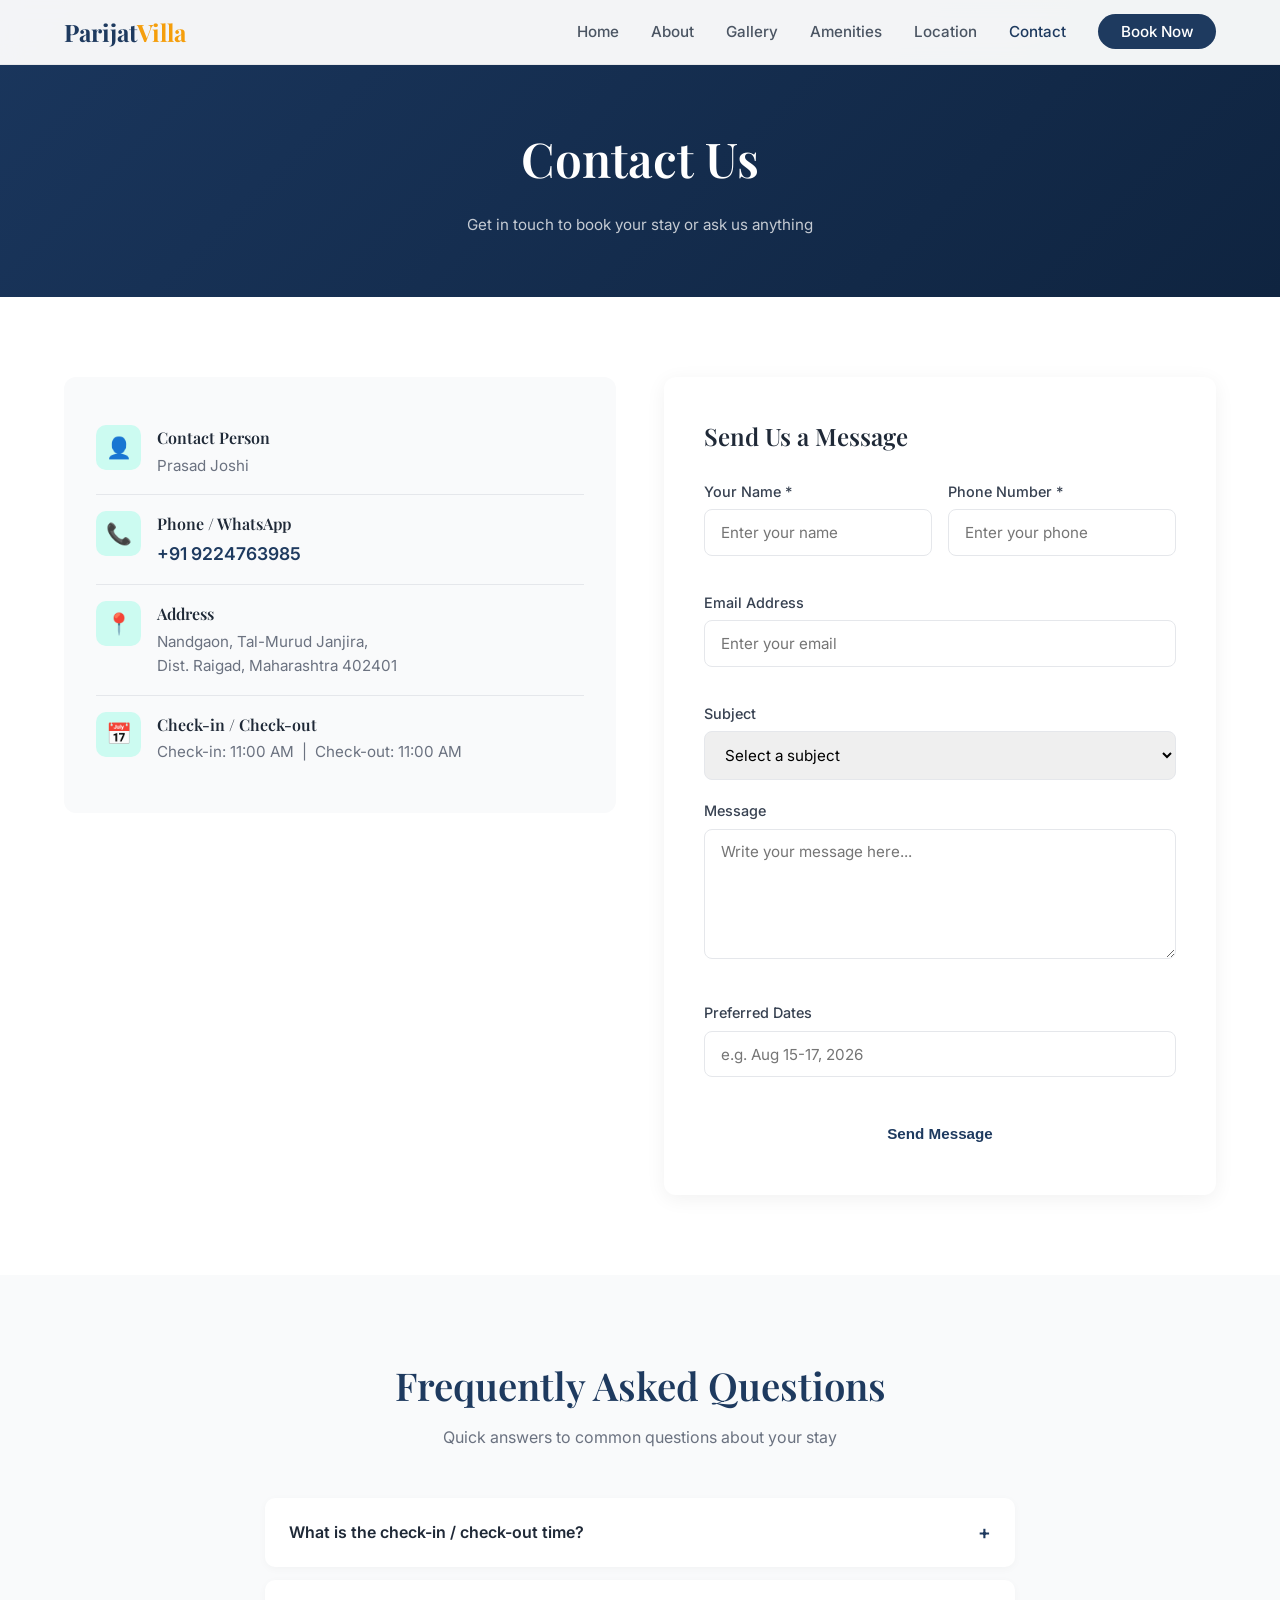
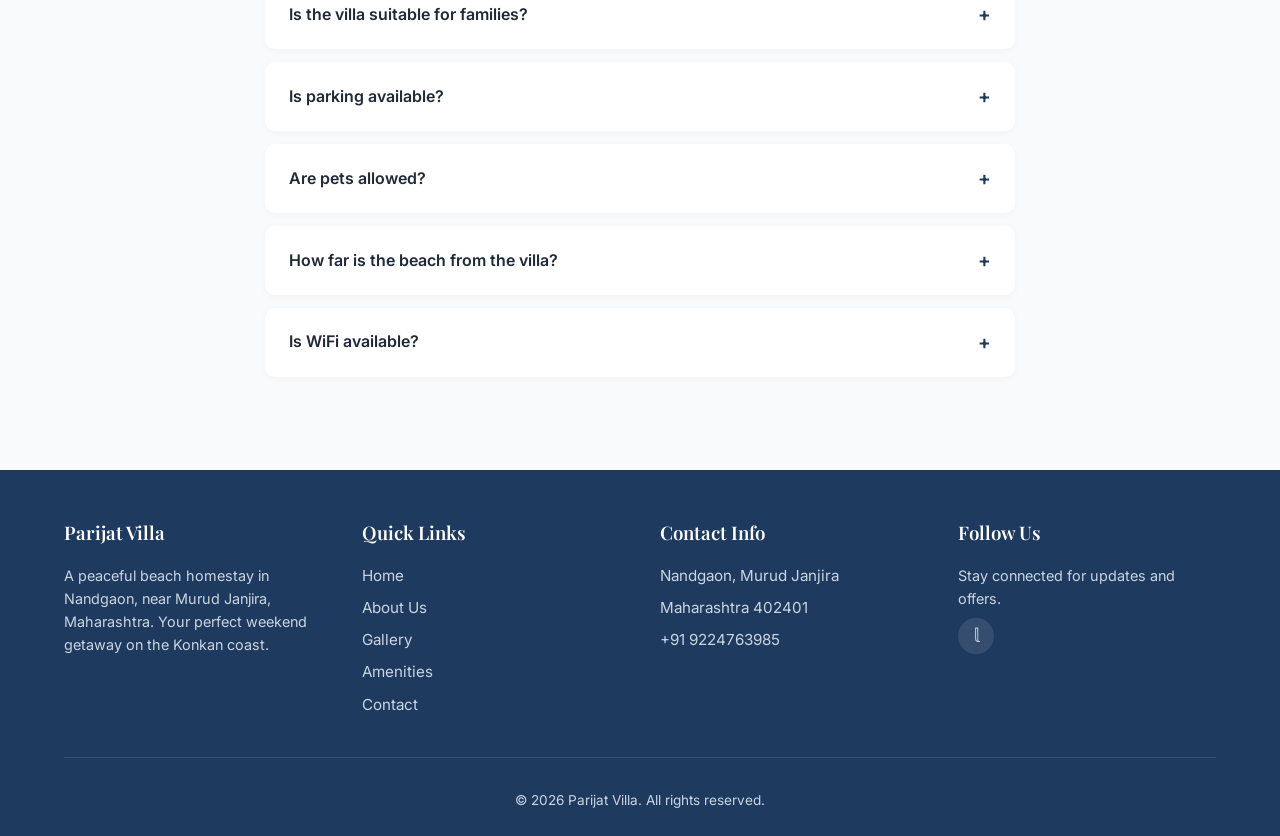
<file: contact.html>
<!DOCTYPE html>
<html lang="en">
<head>
  <meta charset="UTF-8">
  <meta name="viewport" content="width=device-width, initial-scale=1.0">
  <title>Contact Us | Parijat Villa</title>
  <meta name="description" content="Get in touch with Parijat Villa. Book your stay, ask questions, or reach out for more information about our beach homestay in Nandgaon.">
  <link rel="preconnect" href="https://fonts.googleapis.com">
  <link rel="preconnect" href="https://fonts.gstatic.com" crossorigin>
  <link href="https://fonts.googleapis.com/css2?family=Inter:wght@300;400;500;600;700&family=Playfair+Display:wght@400;600;700&display=swap" rel="stylesheet">
  <link rel="stylesheet" href="css/style.css">
  <style>
    .contact-info-card {
      background: #f9fafb;
      padding: 2rem;
      border-radius: 12px;
      margin-bottom: 1.5rem;
    }

    .contact-info-card .item {
      display: flex;
      align-items: flex-start;
      gap: 1rem;
      padding: 1rem 0;
      border-bottom: 1px solid #e5e7eb;
    }

    .contact-info-card .item:last-child {
      border-bottom: none;
    }

    .contact-info-card .item .icon {
      width: 45px;
      height: 45px;
      border-radius: 10px;
      background: #ccfbf1;
      display: flex;
      align-items: center;
      justify-content: center;
      font-size: 1.3rem;
      flex-shrink: 0;
    }

    .contact-info-card .item .text h4 {
      font-size: 1rem;
      margin-bottom: 0.2rem;
    }

    .contact-info-card .item .text p {
      color: #6b7280;
      font-size: 0.95rem;
    }

    .contact-form {
      background: white;
      padding: 2.5rem;
      border-radius: 12px;
      box-shadow: 0 4px 20px rgba(0,0,0,0.06);
    }

    .contact-form h3 {
      font-size: 1.5rem;
      margin-bottom: 1.5rem;
    }

    .form-group {
      margin-bottom: 1.2rem;
    }

    .form-group label {
      display: block;
      font-weight: 500;
      font-size: 0.9rem;
      color: #374151;
      margin-bottom: 0.4rem;
    }

    .form-group input,
    .form-group textarea,
    .form-group select {
      width: 100%;
      padding: 0.8rem 1rem;
      border: 1px solid #e5e7eb;
      border-radius: 8px;
      font-family: 'Inter', sans-serif;
      font-size: 0.95rem;
      transition: border-color 0.3s ease;
    }

    .form-group input:focus,
    .form-group textarea:focus,
    .form-group select:focus {
      outline: none;
      border-color: #1e3a5f;
      box-shadow: 0 0 0 3px rgba(30, 58, 95, 0.1);
    }

    .form-group textarea {
      height: 130px;
      resize: vertical;
    }

    .form-row {
      display: grid;
      grid-template-columns: 1fr 1fr;
      gap: 1rem;
    }

    .faq-section {
      background: #f9fafb;
    }

    .faq-item {
      background: white;
      border-radius: 10px;
      padding: 1.2rem 1.5rem;
      margin-bottom: 0.8rem;
      box-shadow: 0 2px 8px rgba(0,0,0,0.03);
      cursor: pointer;
      transition: all 0.3s ease;
    }

    .faq-item:hover {
      box-shadow: 0 4px 15px rgba(0,0,0,0.06);
    }

    .faq-item .question {
      display: flex;
      justify-content: space-between;
      align-items: center;
      font-weight: 600;
      color: #1f2937;
      font-size: 1rem;
    }

    .faq-item .question .toggle {
      font-size: 1.2rem;
      color: #1e3a5f;
      transition: transform 0.3s ease;
    }

    .faq-item.open .question .toggle {
      transform: rotate(45deg);
    }

    .faq-item .answer {
      max-height: 0;
      overflow: hidden;
      transition: max-height 0.3s ease, padding 0.3s ease;
      color: #6b7280;
      font-size: 0.95rem;
    }

    .faq-item.open .answer {
      max-height: 200px;
      padding-top: 1rem;
    }

    @media (max-width: 768px) {
      .form-row {
        grid-template-columns: 1fr;
      }
      .contact-form {
        padding: 1.5rem;
      }
    }
  </style>
</head>
<body>

  <nav class="navbar">
    <div class="container">
      <a href="index.html" class="logo">Parijat<span>Villa</span></a>
      <div class="hamburger">
        <span></span><span></span><span></span>
      </div>
      <ul class="nav-links">
        <li><a href="index.html">Home</a></li>
        <li><a href="about.html">About</a></li>
        <li><a href="gallery.html">Gallery</a></li>
        <li><a href="amenities.html">Amenities</a></li>
        <li><a href="location.html">Location</a></li>
        <li><a href="contact.html">Contact</a></li>
        <li><a href="contact.html" class="book-btn">Book Now</a></li>
      </ul>
    </div>
  </nav>

  <section class="page-hero fade-up">
    <div class="container">
      <h1>Contact Us</h1>
      <p>Get in touch to book your stay or ask us anything</p>
    </div>
  </section>

  <section class="section fade-up">
    <div class="container">
      <div class="grid-2" style="align-items: start;">
        <div>
          <div class="contact-info-card">
            <div class="item">
              <div class="icon">&#128100;</div>
              <div class="text">
                <h4>Contact Person</h4>
                <p>Prasad Joshi</p>
              </div>
            </div>
            <div class="item">
              <div class="icon">&#128222;</div>
              <div class="text">
                <h4>Phone / WhatsApp</h4>
                <p><a href="tel:+919224763985" style="color:#1e3a5f; text-decoration:none; font-size: 1.1rem; font-weight: 600;">+91 9224763985</a></p>
              </div>
            </div>
            <div class="item">
              <div class="icon">&#128205;</div>
              <div class="text">
                <h4>Address</h4>
                <p>Nandgaon, Tal-Murud Janjira,<br>Dist. Raigad, Maharashtra 402401</p>
              </div>
            </div>
            <div class="item">
              <div class="icon">&#128197;</div>
              <div class="text">
                <h4>Check-in / Check-out</h4>
                <p>Check-in: 11:00 AM &nbsp;|&nbsp; Check-out: 11:00 AM</p>
              </div>
            </div>
          </div>
          <div class="map-container" style="border-radius: 12px; overflow: hidden;">
            <iframe src="https://www.google.com/maps/embed?pb=!1m18!1m12!1m3!1d3782.483677681105!2d72.9249201!3d18.3921734!2m3!1f0!2f0!3f0!3m2!1i1024!2i768!4f13.1!3m3!1m2!1s0x3be84300059cc027%3A0x4dfa26f5f7e6f3a8!2sParijat%20Villa!5e0!3m2!1sen!2sin!4v1" width="100%" height="280" style="border:0;" allowfullscreen="" loading="lazy" referrerpolicy="no-referrer-when-downgrade"></iframe>
          </div>
        </div>
        <div>
          <form class="contact-form" action="https://formspree.io/f/meebnagw" method="POST">
            <h3>Send Us a Message</h3>
            <div class="form-row">
              <div class="form-group">
                <label for="name">Your Name *</label>
                <input type="text" id="name" name="name" placeholder="Enter your name" required>
              </div>
              <div class="form-group">
                <label for="phone">Phone Number *</label>
                <input type="tel" id="phone" name="phone" placeholder="Enter your phone">
              </div>
            </div>
            <div class="form-group">
              <label for="email">Email Address</label>
              <input type="email" id="email" name="email" placeholder="Enter your email" required>
            </div>
            <div class="form-group">
              <label for="subject">Subject</label>
              <select id="subject" name="subject">
                <option value="">Select a subject</option>
                <option value="booking">Booking Enquiry</option>
                <option value="availability">Check Availability</option>
                <option value="question">General Question</option>
                <option value="feedback">Feedback</option>
              </select>
            </div>
            <div class="form-group">
              <label for="message">Message</label>
              <textarea id="message" name="message" placeholder="Write your message here..." required></textarea>
            </div>
            <div class="form-group">
              <label for="dates">Preferred Dates</label>
              <input type="text" id="dates" name="dates" placeholder="e.g. Aug 15-17, 2026">
            </div>
            <button type="submit" class="btn btn-primary" style="width: 100%;">Send Message</button>
          </form>
        </div>
      </div>
    </div>
  </section>

  <section class="section faq-section fade-up">
    <div class="container">
      <div class="section-title">
        <h2>Frequently Asked Questions</h2>
        <p>Quick answers to common questions about your stay</p>
      </div>
      <div style="max-width: 750px; margin: 0 auto;">
        <div class="faq-item">
          <div class="question">
            What is the check-in / check-out time?
            <span class="toggle">+</span>
          </div>
          <div class="answer">Check-in is at 11:00 AM and check-out is at 11:00 AM. Early check-in or late check-out may be available on request.</div>
        </div>
        <div class="faq-item">
          <div class="question">
            Is the villa suitable for families?
            <span class="toggle">+</span>
          </div>
          <div class="answer">Yes! The villa is perfect for families. It has a spacious living room, a garden for kids to play, and is just a short walk from the beach.</div>
        </div>
        <div class="faq-item">
          <div class="question">
            Is parking available?
            <span class="toggle">+</span>
          </div>
          <div class="answer">Yes, free private parking is available on the premises for all guests.</div>
        </div>
        <div class="faq-item">
          <div class="question">
            Are pets allowed?
            <span class="toggle">+</span>
          </div>
          <div class="answer">Unfortunately, pets are not allowed at the villa.</div>
        </div>
        <div class="faq-item">
          <div class="question">
            How far is the beach from the villa?
            <span class="toggle">+</span>
          </div>
          <div class="answer">Nandgaon Beach is just 90 metres away, about a 2-minute walk from the villa.</div>
        </div>
        <div class="faq-item">
          <div class="question">
            Is WiFi available?
            <span class="toggle">+</span>
          </div>
          <div class="answer">Yes, complimentary high-speed WiFi is available throughout the property.</div>
        </div>
      </div>
    </div>
  </section>

  <footer>
    <div class="container">
      <div class="grid-4">
        <div>
          <h3>Parijat Villa</h3>
          <p style="font-size: 0.9rem;">A peaceful beach homestay in Nandgaon, near Murud Janjira, Maharashtra. Your perfect weekend getaway on the Konkan coast.</p>
        </div>
        <div>
          <h3>Quick Links</h3>
          <a href="index.html">Home</a>
          <a href="about.html">About Us</a>
          <a href="gallery.html">Gallery</a>
          <a href="amenities.html">Amenities</a>
          <a href="contact.html">Contact</a>
        </div>
        <div>
          <h3>Contact Info</h3>
          <a href="#">Nandgaon, Murud Janjira</a>
          <a href="#">Maharashtra 402401</a>
          <a href="tel:+919224763985">+91 9224763985</a>
        </div>
        <div>
          <h3>Follow Us</h3>
          <p style="font-size: 0.9rem; margin-bottom: 0.5rem;">Stay connected for updates and offers.</p>
          <div class="social-links">
            <a href="https://www.instagram.com/theparijathome?igsh=YTZvOTdycHh6ODE0" target="_blank">&#120157;</a>
          </div>
        </div>
      </div>
      <div class="footer-bottom">
        <p>&copy; 2026 Parijat Villa. All rights reserved.</p>
      </div>
    </div>
  </footer>

  <script src="js/main.js"></script>
  <script>
    // FAQ accordion
    document.querySelectorAll('.faq-item').forEach(item => {
      item.querySelector('.question').addEventListener('click', () => {
        item.classList.toggle('open');
      });
    });
  </script>
</body>
</html>
</file>
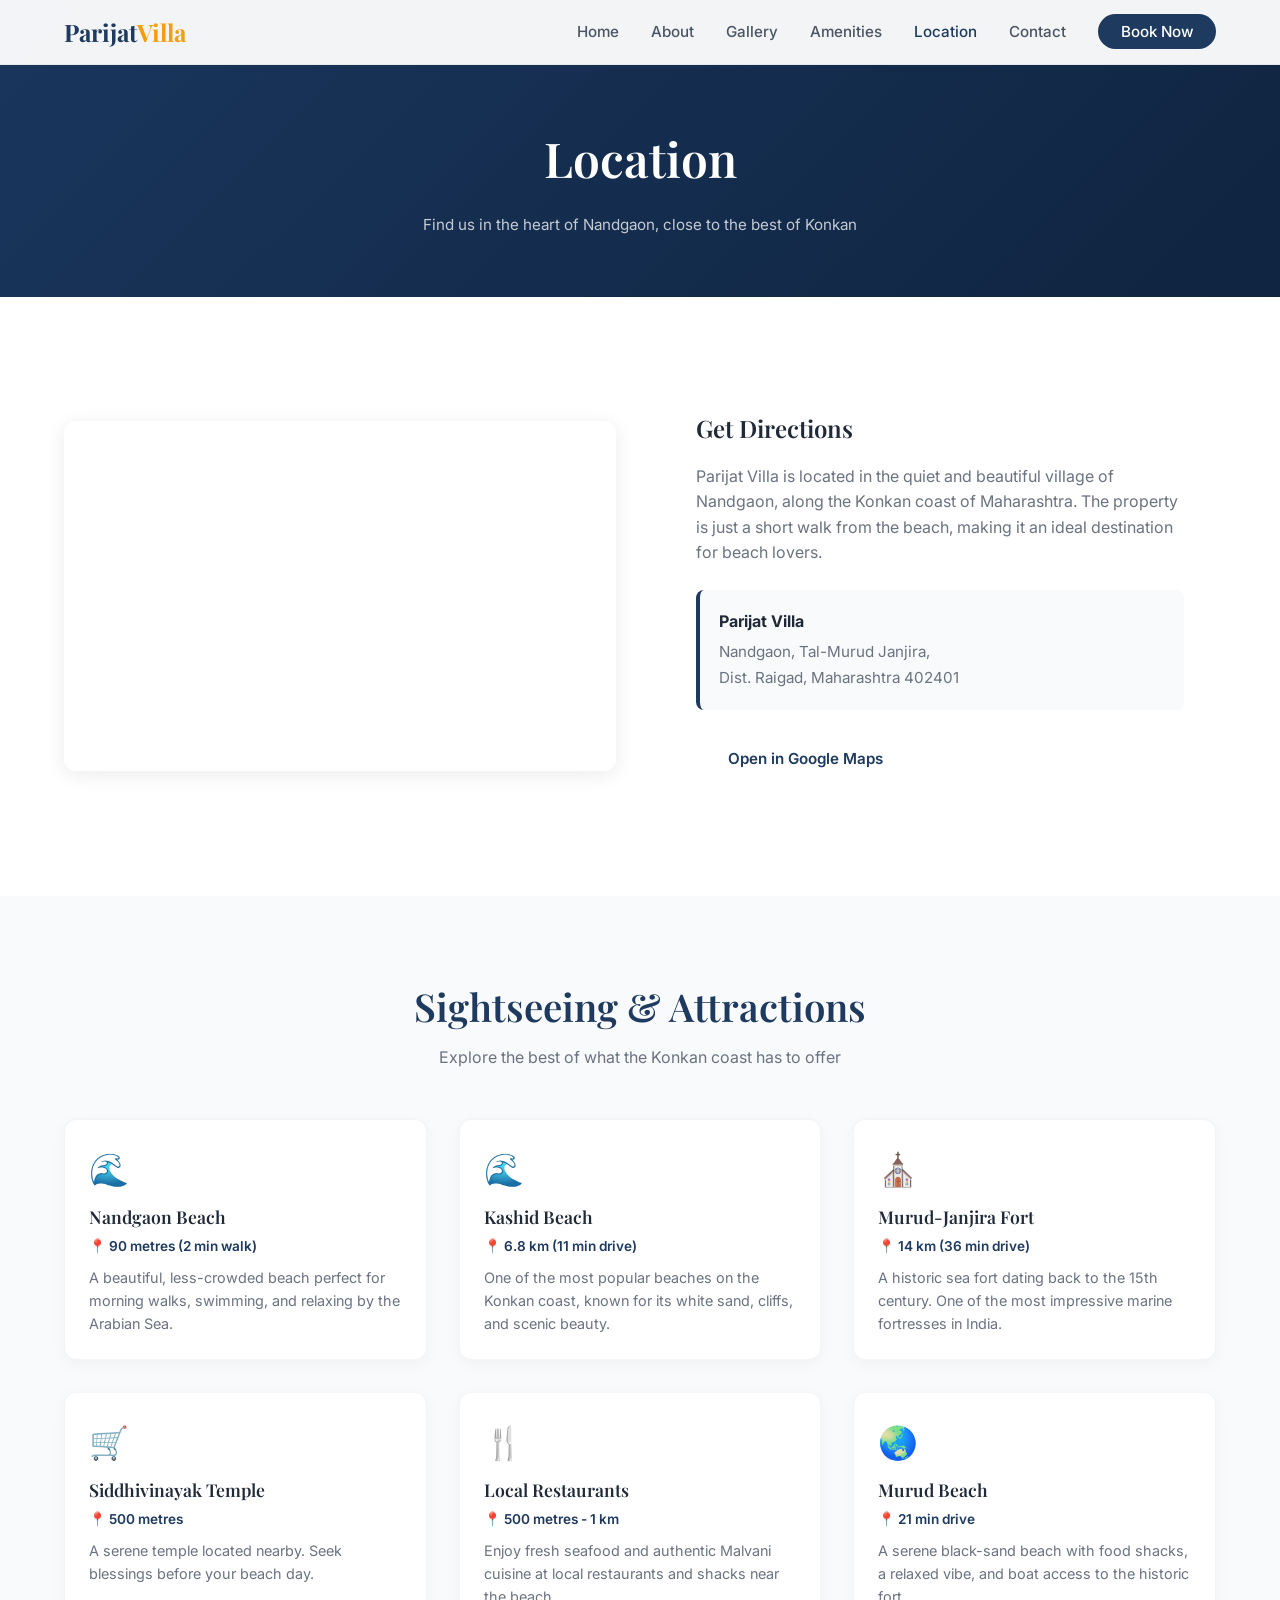
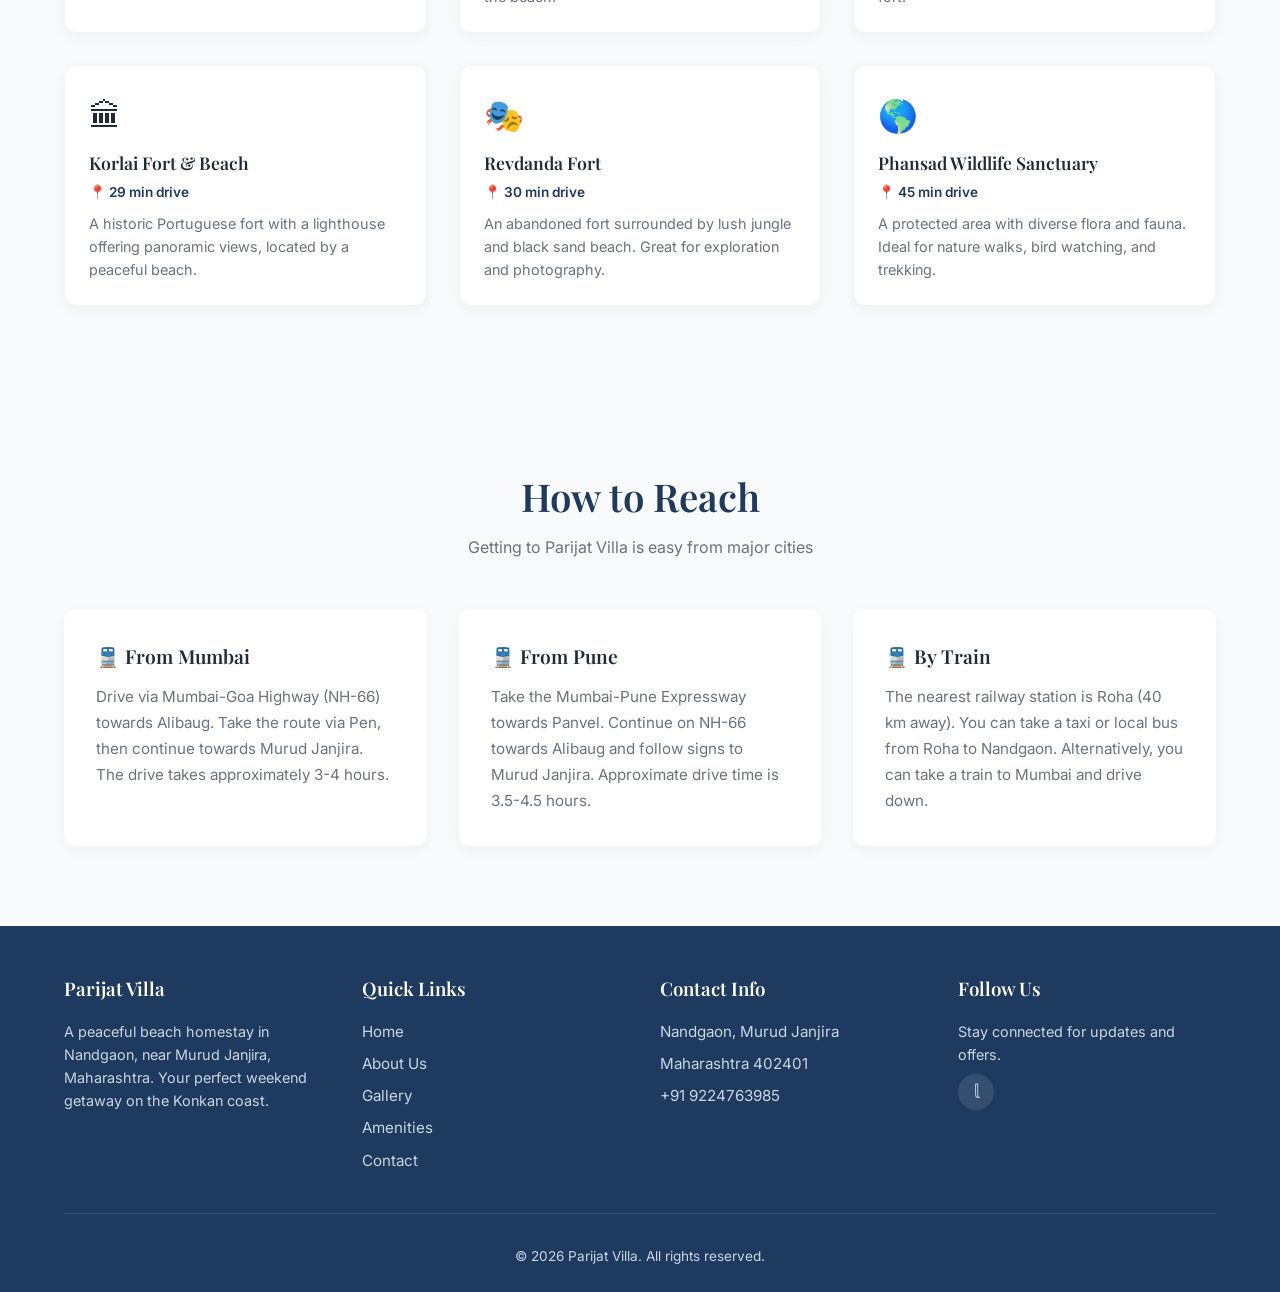
<file: location.html>
<!DOCTYPE html>
<html lang="en">
<head>
  <meta charset="UTF-8">
  <meta name="viewport" content="width=device-width, initial-scale=1.0">
  <title>Location | Parijat Villa</title>
  <meta name="description" content="Find Parijat Villa in Nandgaon near Murud Janjira. Located 90m from Nandgaon Beach, close to Kashid Beach, Murud Fort, and more.">
  <link rel="preconnect" href="https://fonts.googleapis.com">
  <link rel="preconnect" href="https://fonts.gstatic.com" crossorigin>
  <link href="https://fonts.googleapis.com/css2?family=Inter:wght@300;400;500;600;700&family=Playfair+Display:wght@400;600;700&display=swap" rel="stylesheet">
  <link rel="stylesheet" href="css/style.css">
  <style>
    .map-container {
      border-radius: 12px;
      overflow: hidden;
      box-shadow: 0 4px 20px rgba(0,0,0,0.08);
    }

    .map-container iframe {
      width: 100%;
      height: 400px;
      border: none;
      display: block;
    }

    .location-info {
      padding: 2rem;
    }

    .location-info h3 {
      font-size: 1.5rem;
      margin-bottom: 1rem;
    }

    .location-info p {
      color: #6b7280;
      margin-bottom: 0.8rem;
      font-size: 1rem;
    }

    .location-info .address-box {
      background: #f9fafb;
      padding: 1.2rem;
      border-radius: 8px;
      border-left: 4px solid #1e3a5f;
      margin: 1.5rem 0;
    }

    .location-info .address-box strong {
      color: #1f2937;
      display: block;
      margin-bottom: 0.3rem;
    }

    .location-info .address-box span {
      color: #6b7280;
      font-size: 0.95rem;
    }

    .nearby-card {
      background: white;
      padding: 1.5rem;
      border-radius: 12px;
      box-shadow: 0 4px 15px rgba(0,0,0,0.04);
      border: 1px solid #f3f4f6;
      transition: all 0.3s ease;
    }

    .nearby-card:hover {
      border-color: #1e3a5f;
      transform: translateY(-3px);
    }

    .nearby-card .icon {
      font-size: 2rem;
      margin-bottom: 0.5rem;
    }

    .nearby-card h4 {
      font-size: 1.1rem;
      margin-bottom: 0.3rem;
    }

    .nearby-card .distance {
      color: #1e3a5f;
      font-weight: 600;
      font-size: 0.85rem;
      margin-bottom: 0.5rem;
    }

    .nearby-card p {
      color: #6b7280;
      font-size: 0.9rem;
    }

    .direction-section {
      background: #f9fafb;
    }

    .direction-card {
      background: white;
      border-radius: 12px;
      padding: 2rem;
      box-shadow: 0 4px 15px rgba(0,0,0,0.04);
    }

    .direction-card h3 {
      font-size: 1.2rem;
      margin-bottom: 0.8rem;
    }

    .direction-card p {
      color: #6b7280;
      font-size: 0.95rem;
      line-height: 1.7;
    }

    @media (max-width: 768px) {
      .map-container iframe {
        height: 280px;
      }
    }
  </style>
</head>
<body>

  <nav class="navbar">
    <div class="container">
      <a href="index.html" class="logo">Parijat<span>Villa</span></a>
      <div class="hamburger">
        <span></span><span></span><span></span>
      </div>
      <ul class="nav-links">
        <li><a href="index.html">Home</a></li>
        <li><a href="about.html">About</a></li>
        <li><a href="gallery.html">Gallery</a></li>
        <li><a href="amenities.html">Amenities</a></li>
        <li><a href="location.html">Location</a></li>
        <li><a href="contact.html">Contact</a></li>
        <li><a href="contact.html" class="book-btn">Book Now</a></li>
      </ul>
    </div>
  </nav>

  <section class="page-hero fade-up">
    <div class="container">
      <h1>Location</h1>
      <p>Find us in the heart of Nandgaon, close to the best of Konkan</p>
    </div>
  </section>

  <section class="section fade-up">
    <div class="container">
      <div class="grid-2" style="align-items: center;">
        <div class="map-container">
          <iframe src="https://www.google.com/maps/embed?pb=!1m18!1m12!1m3!1d3782.483677681105!2d72.9249201!3d18.3921734!2m3!1f0!2f0!3f0!3m2!1i1024!2i768!4f13.1!3m3!1m2!1s0x3be84300059cc027%3A0x4dfa26f5f7e6f3a8!2sParijat%20Villa!5e0!3m2!1sen!2sin!4v1" allowfullscreen="" loading="lazy" referrerpolicy="no-referrer-when-downgrade"></iframe>
        </div>
        <div class="location-info">
          <h3>Get Directions</h3>
          <p>Parijat Villa is located in the quiet and beautiful village of Nandgaon, along the Konkan coast of Maharashtra. The property is just a short walk from the beach, making it an ideal destination for beach lovers.</p>
          <div class="address-box">
            <strong>Parijat Villa</strong>
            <span>Nandgaon, Tal-Murud Janjira,<br>Dist. Raigad, Maharashtra 402401</span>
          </div>
          <a href="https://www.google.com/maps/dir/?api=1&destination=Parijat+Villa%2C+Nandgaon%2C+Maharashtra" target="_blank" class="btn btn-primary">Open in Google Maps</a>
        </div>
      </div>
    </div>
  </section>

  <section class="section fade-up" style="background: #f9fafb;">
    <div class="container">
      <div class="section-title">
        <h2>Sightseeing & Attractions</h2>
        <p>Explore the best of what the Konkan coast has to offer</p>
      </div>
      <div class="grid-3">
        <div class="nearby-card">
          <div class="icon">&#127754;</div>
          <h4>Nandgaon Beach</h4>
          <div class="distance">&#128205; 90 metres (2 min walk)</div>
          <p>A beautiful, less-crowded beach perfect for morning walks, swimming, and relaxing by the Arabian Sea.</p>
        </div>
        <div class="nearby-card">
          <div class="icon">&#127754;</div>
          <h4>Kashid Beach</h4>
          <div class="distance">&#128205; 6.8 km (11 min drive)</div>
          <p>One of the most popular beaches on the Konkan coast, known for its white sand, cliffs, and scenic beauty.</p>
        </div>
        <div class="nearby-card">
          <div class="icon">&#9962;</div>
          <h4>Murud-Janjira Fort</h4>
          <div class="distance">&#128205; 14 km (36 min drive)</div>
          <p>A historic sea fort dating back to the 15th century. One of the most impressive marine fortresses in India.</p>
        </div>
        <div class="nearby-card">
          <div class="icon">&#128722;</div>
          <h4>Siddhivinayak Temple</h4>
          <div class="distance">&#128205; 500 metres</div>
          <p>A serene temple located nearby. Seek blessings before your beach day.</p>
        </div>
        <div class="nearby-card">
          <div class="icon">&#127860;</div>
          <h4>Local Restaurants</h4>
          <div class="distance">&#128205; 500 metres - 1 km</div>
          <p>Enjoy fresh seafood and authentic Malvani cuisine at local restaurants and shacks near the beach.</p>
        </div>
        <div class="nearby-card">
          <div class="icon">&#127759;</div>
          <h4>Murud Beach</h4>
          <div class="distance">&#128205; 21 min drive</div>
          <p>A serene black-sand beach with food shacks, a relaxed vibe, and boat access to the historic fort.</p>
        </div>
        <div class="nearby-card">
          <div class="icon">&#127963;</div>
          <h4>Korlai Fort & Beach</h4>
          <div class="distance">&#128205; 29 min drive</div>
          <p>A historic Portuguese fort with a lighthouse offering panoramic views, located by a peaceful beach.</p>
        </div>
        <div class="nearby-card">
          <div class="icon">&#127917;</div>
          <h4>Revdanda Fort</h4>
          <div class="distance">&#128205; 30 min drive</div>
          <p>An abandoned fort surrounded by lush jungle and black sand beach. Great for exploration and photography.</p>
        </div>
        <div class="nearby-card">
          <div class="icon">&#127758;</div>
          <h4>Phansad Wildlife Sanctuary</h4>
          <div class="distance">&#128205; 45 min drive</div>
          <p>A protected area with diverse flora and fauna. Ideal for nature walks, bird watching, and trekking.</p>
        </div>
      </div>
    </div>
  </section>

  <section class="section direction-section fade-up">
    <div class="container">
      <div class="section-title">
        <h2>How to Reach</h2>
        <p>Getting to Parijat Villa is easy from major cities</p>
      </div>
      <div class="grid-3">
        <div class="direction-card">
          <h3>&#128646; From Mumbai</h3>
          <p>Drive via Mumbai-Goa Highway (NH-66) towards Alibaug. Take the route via Pen, then continue towards Murud Janjira. The drive takes approximately 3-4 hours.</p>
        </div>
        <div class="direction-card">
          <h3>&#128646; From Pune</h3>
          <p>Take the Mumbai-Pune Expressway towards Panvel. Continue on NH-66 towards Alibaug and follow signs to Murud Janjira. Approximate drive time is 3.5-4.5 hours.</p>
        </div>
        <div class="direction-card">
          <h3>&#128646; By Train</h3>
          <p>The nearest railway station is Roha (40 km away). You can take a taxi or local bus from Roha to Nandgaon. Alternatively, you can take a train to Mumbai and drive down.</p>
        </div>
      </div>
    </div>
  </section>

  <footer>
    <div class="container">
      <div class="grid-4">
        <div>
          <h3>Parijat Villa</h3>
          <p style="font-size: 0.9rem;">A peaceful beach homestay in Nandgaon, near Murud Janjira, Maharashtra. Your perfect weekend getaway on the Konkan coast.</p>
        </div>
        <div>
          <h3>Quick Links</h3>
          <a href="index.html">Home</a>
          <a href="about.html">About Us</a>
          <a href="gallery.html">Gallery</a>
          <a href="amenities.html">Amenities</a>
          <a href="contact.html">Contact</a>
        </div>
        <div>
          <h3>Contact Info</h3>
          <a href="#">Nandgaon, Murud Janjira</a>
          <a href="#">Maharashtra 402401</a>
          <a href="tel:+919224763985">+91 9224763985</a>
        </div>
        <div>
          <h3>Follow Us</h3>
          <p style="font-size: 0.9rem; margin-bottom: 0.5rem;">Stay connected for updates and offers.</p>
          <div class="social-links">
            <a href="https://www.instagram.com/theparijathome?igsh=YTZvOTdycHh6ODE0" target="_blank">&#120157;</a>
          </div>
        </div>
      </div>
      <div class="footer-bottom">
        <p>&copy; 2026 Parijat Villa. All rights reserved.</p>
      </div>
    </div>
  </footer>

  <script src="js/main.js"></script>
</body>
</html>
</file>
<file: css/style.css>
* {
  margin: 0;
  padding: 0;
  box-sizing: border-box;
}

html {
  scroll-behavior: smooth;
}

body {
  font-family: 'Inter', sans-serif;
  color: #1f2937;
  line-height: 1.6;
}

.fade-up {
  transition: opacity 0.7s ease, transform 0.7s ease;
}

h1, h2, h3, h4, h5, h6 {
  font-family: 'Playfair Display', serif;
  font-weight: 600;
}

.container {
  max-width: 1200px;
  margin: 0 auto;
  padding: 0 1.5rem;
}

/* Navbar */
.navbar {
  position: fixed;
  top: 0;
  left: 0;
  width: 100%;
  z-index: 1000;
  background: rgba(255, 255, 255, 0.95);
  backdrop-filter: blur(10px);
  border-bottom: 1px solid rgba(0, 0, 0, 0.05);
  transition: all 0.3s ease;
}

.navbar .container {
  display: flex;
  align-items: center;
  justify-content: space-between;
  padding: 0.8rem 1.5rem;
}

.logo {
  font-family: 'Playfair Display', serif;
  font-size: 1.5rem;
  font-weight: 700;
  text-decoration: none;
  color: #1e3a5f;
}

.logo span {
  color: #f59e0b;
}

.nav-links {
  display: flex;
  align-items: center;
  gap: 2rem;
  list-style: none;
}

.nav-links a {
  text-decoration: none;
  color: #4b5563;
  font-weight: 500;
  font-size: 0.95rem;
  transition: color 0.2s ease;
}

.nav-links a:hover,
.nav-links a.active {
  color: #1e3a5f;
}

.book-btn {
  background: #1e3a5f;
  color: white !important;
  padding: 0.5rem 1.4rem;
  border-radius: 50px;
  font-weight: 600;
  transition: all 0.3s ease;
}

.book-btn:hover {
  background: #2c5282;
  transform: translateY(-2px);
}

.hamburger {
  display: none;
  font-size: 1.8rem;
  cursor: pointer;
  color: #1e3a5f;
}

@media (max-width: 768px) {
  .nav-links {
    display: none;
    position: absolute;
    top: 100%;
    left: 0;
    width: 100%;
    background: white;
    flex-direction: column;
    padding: 1.5rem;
    box-shadow: 0 10px 30px rgba(0,0,0,0.1);
    gap: 1.2rem;
  }

  .nav-links.open {
    display: flex;
  }

  .hamburger {
    display: block;
  }
}

/* Sections */
.section {
  padding: 5rem 0;
}

.section h2 {
  font-size: 2.4rem;
  text-align: center;
  margin-bottom: 3rem;
  color: #1e3a5f;
}

.section-title {
  text-align: center;
  margin-bottom: 3rem;
}

.section-title h2 {
  font-size: 2.4rem;
  color: #1e3a5f;
  margin-bottom: 0.5rem;
}

.section-title p {
  color: #6b7280;
  font-size: 1rem;
  max-width: 600px;
  margin: 0 auto;
}

/* Buttons */
.btn {
  display: inline-block;
  padding: 0.8rem 2rem;
  border-radius: 50px;
  font-weight: 600;
  font-size: 0.95rem;
  text-decoration: none;
  transition: all 0.3s ease;
  cursor: pointer;
  border: none;
}

.btn-primary {
  background: white;
  color: #1e3a5f;
}

.btn-primary:hover {
  background: #f1f5f9;
  transform: translateY(-2px);
  box-shadow: 0 4px 15px rgba(0,0,0,0.2);
}

.btn-outline {
  display: inline-block;
  padding: 0.7rem 1.8rem;
  border-radius: 50px;
  font-weight: 600;
  font-size: 0.9rem;
  text-decoration: none;
  color: #1e3a5f;
  border: 2px solid #1e3a5f;
  transition: all 0.3s ease;
}

.btn-outline:hover {
  background: #1e3a5f;
  color: white;
  transform: translateY(-2px);
}

.btn-secondary {
  background: transparent;
  color: white;
  border: 2px solid rgba(255,255,255,0.6);
}

.btn-secondary:hover {
  border-color: white;
  transform: translateY(-2px);
}

/* Grid */
.grid-2 {
  display: grid;
  grid-template-columns: 1fr 1fr;
  gap: 3rem;
}

.grid-3 {
  display: grid;
  grid-template-columns: repeat(3, 1fr);
  gap: 2rem;
}

.grid-4 {
  display: grid;
  grid-template-columns: repeat(4, 1fr);
  gap: 2rem;
}

@media (max-width: 768px) {
  .grid-2, .grid-3, .grid-4 {
    grid-template-columns: 1fr;
  }
}

/* Cards */
.card {
  background: white;
  border-radius: 16px;
  overflow: hidden;
  box-shadow: 0 4px 20px rgba(0,0,0,0.06);
  transition: all 0.3s ease;
}

.card:hover {
  transform: translateY(-6px);
  box-shadow: 0 12px 30px rgba(0,0,0,0.12);
}

.card img {
  width: 100%;
  height: 220px;
  object-fit: cover;
}

.card-body {
  padding: 1.5rem;
}

.card-body h3 {
  font-size: 1.2rem;
  margin-bottom: 0.5rem;
  color: #1e3a5f;
}

.card-body p {
  color: #6b7280;
  font-size: 0.95rem;
}

/* Footer */
footer {
  background: #1e3a5f;
  color: #cbd5e1;
  padding: 3rem 0 1.5rem;
}

footer .grid-4 {
  gap: 2.5rem;
}

footer h3, footer h4 {
  color: white;
  font-family: 'Playfair Display', serif;
  margin-bottom: 1rem;
}

footer a {
  color: #cbd5e1;
  text-decoration: none;
  display: block;
  margin-bottom: 0.5rem;
  font-size: 0.95rem;
  transition: color 0.2s;
}

footer a:hover {
  color: white;
}

.footer-bottom {
  text-align: center;
  padding-top: 2rem;
  margin-top: 2rem;
  border-top: 1px solid rgba(255,255,255,0.1);
  font-size: 0.85rem;
}

/* Page Hero */
.page-hero {
  padding: 120px 0 60px;
  background: linear-gradient(135deg, #1a365d 0%, #0f2440 100%);
  color: white;
  text-align: center;
}

.page-hero h1 {
  font-size: 3rem;
  margin-bottom: 1rem;
}

.page-hero p {
  font-size: 0.95rem;
  opacity: 0.75;
  max-width: 600px;
  margin: 0 auto;
}

/* Amenities */
.amenity-card {
  background: white;
  border-radius: 16px;
  padding: 2rem;
  text-align: center;
  box-shadow: 0 4px 20px rgba(0,0,0,0.06);
  transition: all 0.3s ease;
}

.amenity-card:hover {
  transform: translateY(-6px);
  box-shadow: 0 12px 30px rgba(0,0,0,0.12);
}

.amenity-card .icon {
  font-size: 2.5rem;
  margin-bottom: 1rem;
}

.amenity-card h3 {
  font-size: 1.2rem;
  color: #1e3a5f;
  margin-bottom: 0.5rem;
}

.amenity-card p {
  color: #6b7280;
  font-size: 0.9rem;
}

/* Rules */
.rules-section {
  background: #f9fafb;
}

.rules-list {
  list-style: none;
  max-width: 700px;
  margin: 0 auto;
}

.rules-list li {
  padding: 1rem 1.5rem;
  background: white;
  border-radius: 12px;
  margin-bottom: 0.8rem;
  box-shadow: 0 2px 10px rgba(0,0,0,0.04);
  font-size: 0.95rem;
  color: #374151;
}

/* Gallery */
.gallery-grid {
  display: grid;
  grid-template-columns: repeat(auto-fill, minmax(280px, 1fr));
  gap: 1.5rem;
}

.gallery-item {
  border-radius: 12px;
  overflow: hidden;
  box-shadow: 0 4px 15px rgba(0,0,0,0.08);
  transition: all 0.3s ease;
  position: relative;
}

.gallery-item:hover {
  transform: scale(1.03);
  box-shadow: 0 8px 25px rgba(0,0,0,0.15);
}

.gallery-item img {
  width: 100%;
  height: 250px;
  object-fit: cover;
  display: block;
}

/* Location */
.map-placeholder {
  background: #e5e7eb;
  border-radius: 16px;
  height: 350px;
  display: flex;
  align-items: center;
  justify-content: center;
  color: #6b7280;
  font-size: 1.1rem;
  overflow: hidden;
}

.map-container {
  border-radius: 16px;
  overflow: hidden;
  height: 350px;
}

.map-container iframe {
  width: 100%;
  height: 100%;
  border: 0;
}

.map-placeholder iframe {
  width: 100%;
  height: 100%;
  border: 0;
}

.nearby-list {
  list-style: none;
}

.nearby-list li {
  padding: 1rem 0;
  border-bottom: 1px solid #e5e7eb;
  display: flex;
  justify-content: space-between;
  font-size: 0.95rem;
}

.nearby-list li:last-child {
  border-bottom: none;
}

.distance {
  color: #1e3a5f;
  font-weight: 600;
}

/* Contact */
.contact-info .item {
  display: flex;
  gap: 1rem;
  margin-bottom: 1.5rem;
}

.contact-info .icon {
  font-size: 1.5rem;
  min-width: 40px;
}

.contact-info h4 {
  font-family: 'Playfair Display', serif;
  color: #1e3a5f;
  margin-bottom: 0.3rem;
}

.contact-info p {
  color: #6b7280;
  font-size: 0.95rem;
}

.contact-form input,
.contact-form textarea {
  width: 100%;
  padding: 0.9rem 1rem;
  border: 1px solid #d1d5db;
  border-radius: 10px;
  font-family: 'Inter', sans-serif;
  font-size: 0.95rem;
  margin-bottom: 1rem;
  outline: none;
  transition: border 0.2s;
}

.contact-form input:focus,
.contact-form textarea:focus {
  border-color: #1e3a5f;
}

.contact-form textarea {
  height: 120px;
  resize: vertical;
}

.submit-btn {
  background: #1e3a5f;
  color: white;
  padding: 0.9rem 2rem;
  border: none;
  border-radius: 50px;
  font-weight: 600;
  font-size: 1rem;
  cursor: pointer;
  transition: all 0.3s ease;
}

.submit-btn:hover {
  background: #2c5282;
  transform: translateY(-2px);
}

/* FAQ */
.faq-section {
  background: #f9fafb;
}

.faq-item {
  background: white;
  border-radius: 12px;
  padding: 1.2rem 1.5rem;
  margin-bottom: 0.8rem;
  box-shadow: 0 2px 10px rgba(0,0,0,0.04);
}

.faq-item h4 {
  font-family: 'Playfair Display', serif;
  color: #1e3a5f;
  margin-bottom: 0.3rem;
}

.faq-item p {
  color: #6b7280;
  font-size: 0.9rem;
}

/* About Page */
.about-story p,
.mission-section p {
  color: #4b5563;
  font-size: 1rem;
  line-height: 1.8;
  max-width: 800px;
  margin: 0 auto;
}

.mission-section {
  background: #f9fafb;
}

.team-grid {
  display: grid;
  grid-template-columns: repeat(auto-fill, minmax(220px, 1fr));
  gap: 2rem;
}

.team-card {
  background: white;
  border-radius: 16px;
  padding: 2rem;
  text-align: center;
  box-shadow: 0 4px 20px rgba(0,0,0,0.06);
  transition: all 0.3s ease;
}

.team-card:hover {
  transform: translateY(-6px);
  box-shadow: 0 12px 30px rgba(0,0,0,0.12);
}

.team-card img {
  width: 100px;
  height: 100px;
  border-radius: 50%;
  object-fit: cover;
  margin-bottom: 1rem;
}

.team-card h3 {
  font-size: 1.1rem;
  color: #1e3a5f;
}

.team-card p {
  color: #6b7280;
  font-size: 0.9rem;
}

/* Features */
.feature-card {
  background: white;
  border-radius: 16px;
  padding: 2rem;
  text-align: center;
  box-shadow: 0 4px 20px rgba(0,0,0,0.06);
  transition: all 0.3s ease;
}

.feature-card:hover {
  transform: translateY(-6px);
  box-shadow: 0 12px 30px rgba(0,0,0,0.12);
}

.social-links {
  display: flex;
  gap: 0.8rem;
}

.social-links a {
  width: 36px;
  height: 36px;
  border-radius: 50%;
  background: rgba(255,255,255,0.1);
  display: flex;
  align-items: center;
  justify-content: center;
  font-size: 1.2rem;
  transition: background 0.2s;
}

.social-links a:hover {
  background: rgba(255,255,255,0.25);
}

.feature-card .icon {
  font-size: 2.5rem;
  margin-bottom: 1rem;
}

.feature-card h3 {
  font-size: 1.2rem;
  color: #1e3a5f;
  margin-bottom: 0.5rem;
}

.feature-card p {
  color: #6b7280;
  font-size: 0.9rem;
}

.testimonial-card {
  background: white;
  border-radius: 16px;
  padding: 2rem;
  box-shadow: 0 4px 20px rgba(0,0,0,0.06);
  text-align: center;
  max-width: 600px;
  margin: 0 auto;
}

.testimonial-card .stars {
  color: #f59e0b;
  font-size: 1.2rem;
  margin-bottom: 1rem;
}

.testimonial-card blockquote {
  font-style: italic;
  color: #4b5563;
  margin-bottom: 1rem;
  line-height: 1.7;
}

.testimonial-card cite {
  font-style: normal;
  color: #1e3a5f;
  font-weight: 600;
}

/* Direction Section */
.direction-section {
  background: #f9fafb;
}

.direction-section ol {
  max-width: 700px;
  margin: 0 auto;
  padding-left: 1.5rem;
}

.direction-section li {
  padding: 0.6rem 0;
  color: #4b5563;
  font-size: 0.95rem;
}

/* Responsive */
@media (max-width: 768px) {
  .section {
    padding: 3rem 0;
  }

  .section h2 {
    font-size: 1.8rem;
  }

  .page-hero h1 {
    font-size: 2rem;
  }

  .page-hero p {
    font-size: 0.9rem;
  }
}
</file>
